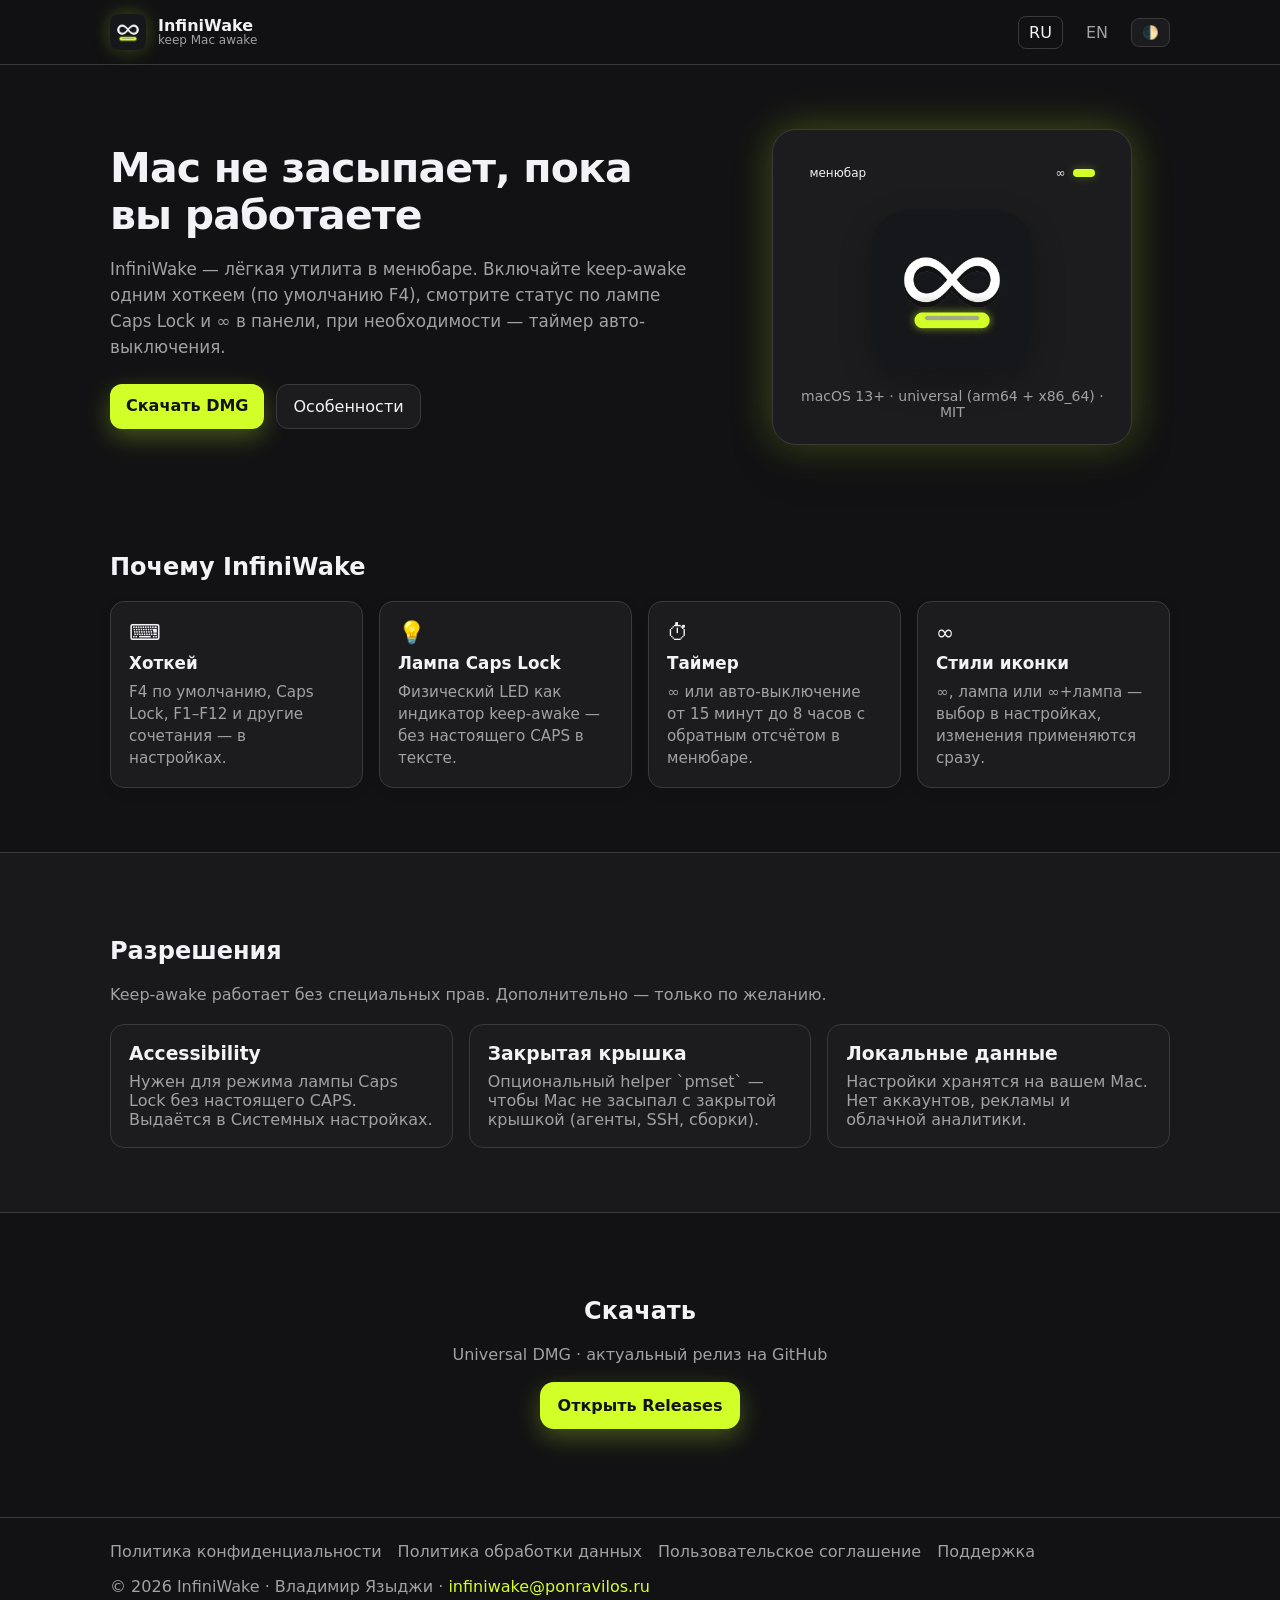
<file: web/index.html>
<!doctype html>
<html lang="ru" data-theme="dark">
<head>
  <meta charset="utf-8">
  <meta name="viewport" content="width=device-width, initial-scale=1">
  <title>InfiniWake — keep Mac awake</title>
  <meta name="description" content="InfiniWake — утилита в менюбаре macOS: держит Mac бодрствующим по хоткею, с индикатором Caps Lock LED и таймером авто-выключения.">
  <link rel="stylesheet" href="./assets/css/styles.css">
  <link rel="icon" type="image/png" href="./assets/img/favicon.png">
  <link rel="apple-touch-icon" href="./assets/img/apple-touch-icon.png">
  <meta name="theme-color" content="#121214">
  <meta property="og:title" content="InfiniWake — keep Mac awake">
  <meta property="og:description" content="Menu-bar keep-awake для macOS: хоткей, Caps Lock LED, таймер, запуск при входе.">
  <meta property="og:image" content="./assets/img/icon-512.png">
  <link rel="alternate" hreflang="en" href="./en/index.html">
  <link rel="alternate" hreflang="ru" href="./index.html">
</head>
<body>
  <header class="site-header">
    <div class="container header-inner">
      <a class="brand" href="./index.html">
        <div class="brand-mark" aria-hidden="true"></div>
        <div class="brand-text">
          <strong>InfiniWake</strong>
          <span>keep Mac awake</span>
        </div>
      </a>
      <nav class="nav">
        <a href="./index.html" class="active">RU</a>
        <a href="./en/index.html">EN</a>
        <button id="themeToggle" class="theme-toggle" aria-label="Переключить тему">🌓</button>
      </nav>
    </div>
  </header>

  <section class="hero">
    <div class="container hero-inner">
      <div class="hero-content">
        <h1>Mac не засыпает, пока вы работаете</h1>
        <p class="lead">
          InfiniWake — лёгкая утилита в менюбаре. Включайте keep-awake одним хоткеем (по умолчанию F4),
          смотрите статус по лампе Caps Lock и ∞ в панели, при необходимости — таймер авто-выключения.
        </p>
        <div class="cta-row">
          <a class="btn btn-primary" href="https://github.com/yazydzhi/InfiniWake/releases/latest" target="_blank" rel="noopener">Скачать DMG</a>
          <a class="btn btn-secondary" href="#features">Особенности</a>
        </div>
      </div>
      <div class="hero-visual">
        <div class="app-preview">
          <div class="menubar-mock" aria-hidden="true">
            <span>менюбар</span>
            <span class="status">∞ <span class="lamp-pill"></span></span>
          </div>
          <img class="preview-icon" src="./assets/img/icon-512.png" alt="Иконка InfiniWake">
          <p class="preview-caption">macOS 13+ · universal (arm64 + x86_64) · MIT</p>
        </div>
      </div>
    </div>
  </section>

  <section id="features" class="features section">
    <div class="container">
      <h2>Почему InfiniWake</h2>
      <div class="feature-grid">
        <div class="feature">
          <div class="feature-icon">⌨️</div>
          <h3>Хоткей</h3>
          <p>F4 по умолчанию, Caps Lock, F1–F12 и другие сочетания — в настройках.</p>
        </div>
        <div class="feature">
          <div class="feature-icon">💡</div>
          <h3>Лампа Caps Lock</h3>
          <p>Физический LED как индикатор keep-awake — без настоящего CAPS в тексте.</p>
        </div>
        <div class="feature">
          <div class="feature-icon">⏱</div>
          <h3>Таймер</h3>
          <p>∞ или авто-выключение от 15 минут до 8 часов с обратным отсчётом в менюбаре.</p>
        </div>
        <div class="feature">
          <div class="feature-icon">∞</div>
          <h3>Стили иконки</h3>
          <p>∞, лампа или ∞+лампа — выбор в настройках, изменения применяются сразу.</p>
        </div>
      </div>
    </div>
  </section>

  <section id="permissions" class="permissions section">
    <div class="container">
      <h2>Разрешения</h2>
      <p class="muted">Keep-awake работает без специальных прав. Дополнительно — только по желанию.</p>
      <div class="perm-grid">
        <div class="perm-card">
          <h3>Accessibility</h3>
          <p>Нужен для режима лампы Caps Lock без настоящего CAPS. Выдаётся в Системных настройках.</p>
        </div>
        <div class="perm-card">
          <h3>Закрытая крышка</h3>
          <p>Опциональный helper `pmset` — чтобы Mac не засыпал с закрытой крышкой (агенты, SSH, сборки).</p>
        </div>
        <div class="perm-card">
          <h3>Локальные данные</h3>
          <p>Настройки хранятся на вашем Mac. Нет аккаунтов, рекламы и облачной аналитики.</p>
        </div>
      </div>
    </div>
  </section>

  <section id="download" class="download section">
    <div class="container">
      <h2>Скачать</h2>
      <p class="muted">Universal DMG · актуальный релиз на GitHub</p>
      <a class="btn btn-primary btn-lg" href="https://github.com/yazydzhi/InfiniWake/releases/latest" target="_blank" rel="noopener">Открыть Releases</a>
    </div>
  </section>

  <footer class="site-footer">
    <div class="container footer-inner">
      <div class="footer-links">
        <a href="./privacy.html">Политика конфиденциальности</a>
        <a href="./data.html">Политика обработки данных</a>
        <a href="./terms.html">Пользовательское соглашение</a>
        <a href="./support.html">Поддержка</a>
      </div>
      <div class="footer-meta">
        <span>© <span id="year"></span> InfiniWake · Владимир Языджи</span>
        <span> · <a href="mailto:infiniwake@ponravilos.ru">infiniwake@ponravilos.ru</a></span>
      </div>
    </div>
  </footer>

  <script>
    const themeKey = 'infiniwake-theme';
    const root = document.documentElement;
    const saved = localStorage.getItem(themeKey);
    if (saved) root.setAttribute('data-theme', saved);
    document.getElementById('themeToggle').addEventListener('click', () => {
      const next = root.getAttribute('data-theme') === 'dark' ? 'light' : 'dark';
      root.setAttribute('data-theme', next);
      localStorage.setItem(themeKey, next);
    });
    document.getElementById('year').textContent = new Date().getFullYear();
  </script>
</body>
</html>
</file>
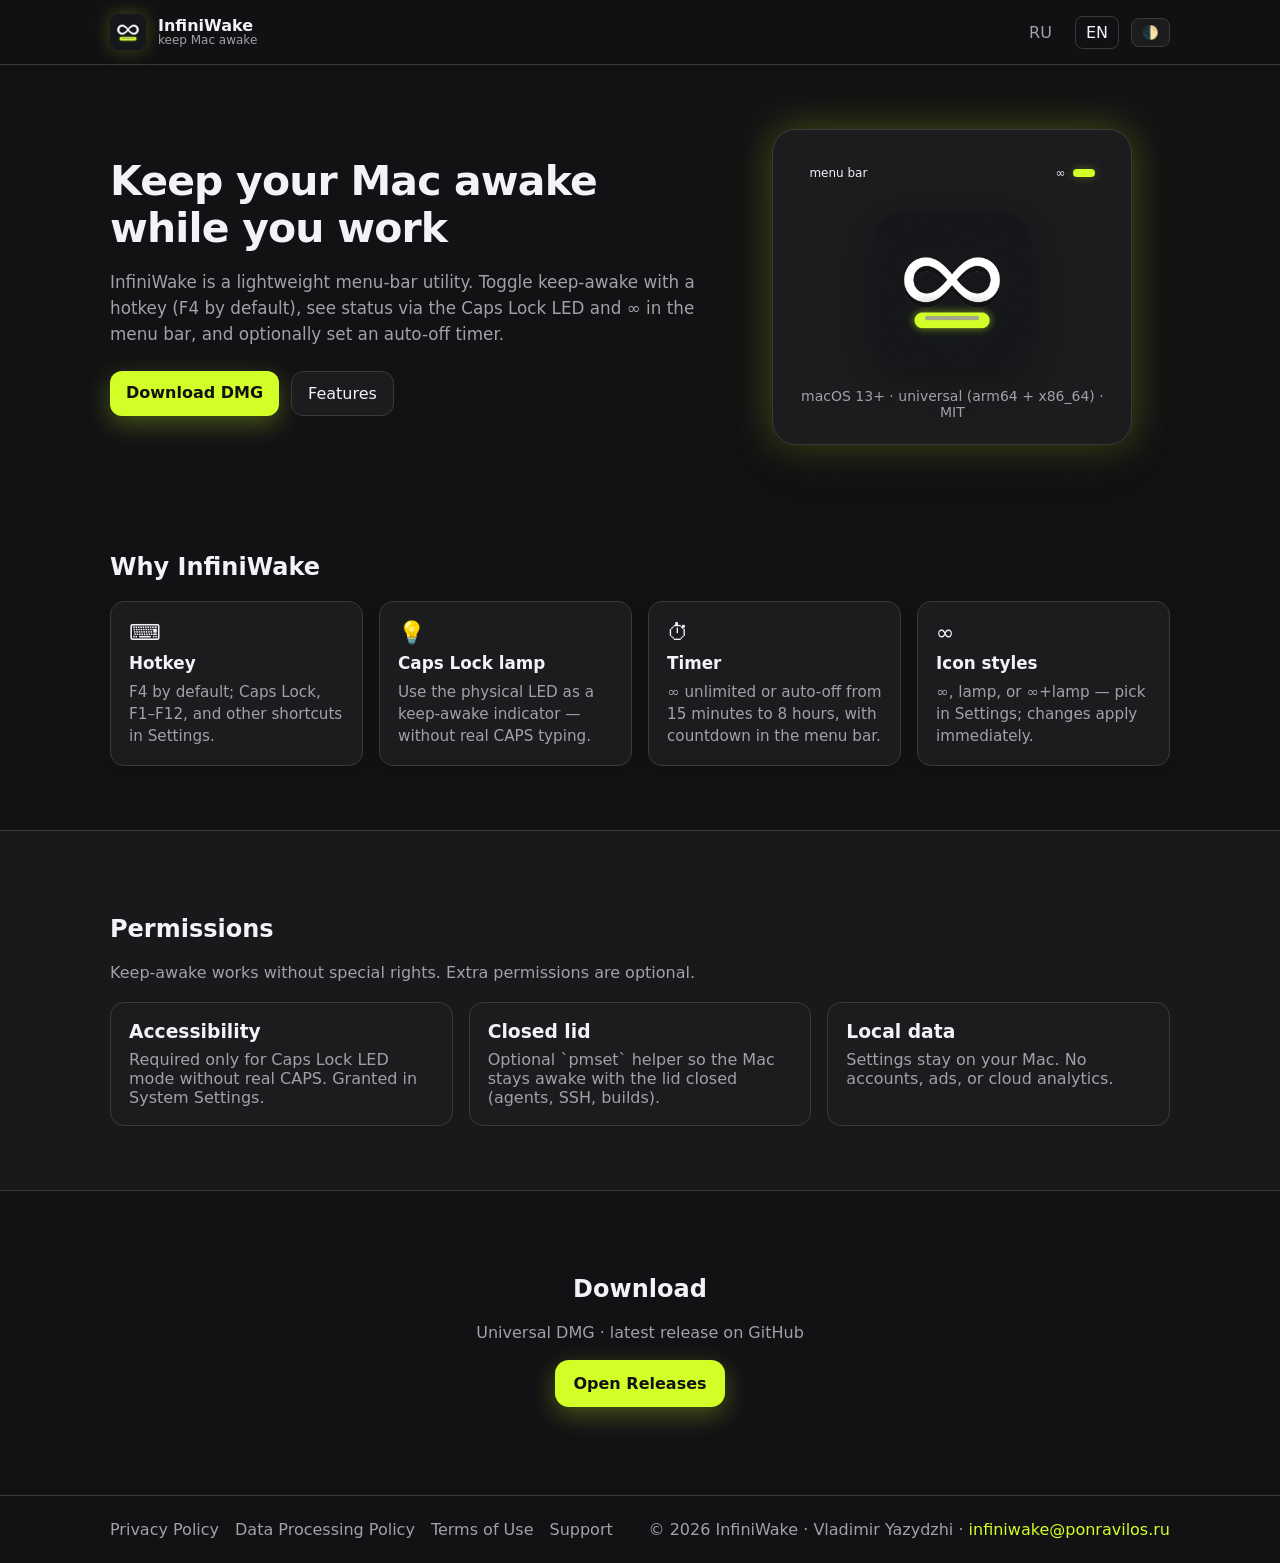
<file: web/en/index.html>
<!doctype html>
<html lang="en" data-theme="dark">
<head>
  <meta charset="utf-8">
  <meta name="viewport" content="width=device-width, initial-scale=1">
  <title>InfiniWake — keep Mac awake</title>
  <meta name="description" content="InfiniWake is a macOS menu-bar keep-awake utility with a hotkey, Caps Lock LED indicator, and auto-off timer.">
  <link rel="stylesheet" href="../assets/css/styles.css">
  <link rel="icon" type="image/png" href="../assets/img/favicon.png">
  <link rel="apple-touch-icon" href="../assets/img/apple-touch-icon.png">
  <meta name="theme-color" content="#121214">
  <meta property="og:title" content="InfiniWake — keep Mac awake">
  <meta property="og:description" content="Menu-bar keep-awake for macOS: hotkey, Caps Lock LED, timer, launch at login.">
  <meta property="og:image" content="../assets/img/icon-512.png">
  <link rel="alternate" hreflang="ru" href="../index.html">
  <link rel="alternate" hreflang="en" href="./index.html">
</head>
<body>
  <header class="site-header">
    <div class="container header-inner">
      <a class="brand" href="./index.html">
        <div class="brand-mark" aria-hidden="true"></div>
        <div class="brand-text">
          <strong>InfiniWake</strong>
          <span>keep Mac awake</span>
        </div>
      </a>
      <nav class="nav">
        <a href="../index.html">RU</a>
        <a href="./index.html" class="active">EN</a>
        <button id="themeToggle" class="theme-toggle" aria-label="Toggle theme">🌓</button>
      </nav>
    </div>
  </header>

  <section class="hero">
    <div class="container hero-inner">
      <div class="hero-content">
        <h1>Keep your Mac awake while you work</h1>
        <p class="lead">
          InfiniWake is a lightweight menu-bar utility. Toggle keep-awake with a hotkey (F4 by default),
          see status via the Caps Lock LED and ∞ in the menu bar, and optionally set an auto-off timer.
        </p>
        <div class="cta-row">
          <a class="btn btn-primary" href="https://github.com/yazydzhi/InfiniWake/releases/latest" target="_blank" rel="noopener">Download DMG</a>
          <a class="btn btn-secondary" href="#features">Features</a>
        </div>
      </div>
      <div class="hero-visual">
        <div class="app-preview">
          <div class="menubar-mock" aria-hidden="true">
            <span>menu bar</span>
            <span class="status">∞ <span class="lamp-pill"></span></span>
          </div>
          <img class="preview-icon" src="../assets/img/icon-512.png" alt="InfiniWake icon">
          <p class="preview-caption">macOS 13+ · universal (arm64 + x86_64) · MIT</p>
        </div>
      </div>
    </div>
  </section>

  <section id="features" class="features section">
    <div class="container">
      <h2>Why InfiniWake</h2>
      <div class="feature-grid">
        <div class="feature">
          <div class="feature-icon">⌨️</div>
          <h3>Hotkey</h3>
          <p>F4 by default; Caps Lock, F1–F12, and other shortcuts in Settings.</p>
        </div>
        <div class="feature">
          <div class="feature-icon">💡</div>
          <h3>Caps Lock lamp</h3>
          <p>Use the physical LED as a keep-awake indicator — without real CAPS typing.</p>
        </div>
        <div class="feature">
          <div class="feature-icon">⏱</div>
          <h3>Timer</h3>
          <p>∞ unlimited or auto-off from 15 minutes to 8 hours, with countdown in the menu bar.</p>
        </div>
        <div class="feature">
          <div class="feature-icon">∞</div>
          <h3>Icon styles</h3>
          <p>∞, lamp, or ∞+lamp — pick in Settings; changes apply immediately.</p>
        </div>
      </div>
    </div>
  </section>

  <section id="permissions" class="permissions section">
    <div class="container">
      <h2>Permissions</h2>
      <p class="muted">Keep-awake works without special rights. Extra permissions are optional.</p>
      <div class="perm-grid">
        <div class="perm-card">
          <h3>Accessibility</h3>
          <p>Required only for Caps Lock LED mode without real CAPS. Granted in System Settings.</p>
        </div>
        <div class="perm-card">
          <h3>Closed lid</h3>
          <p>Optional `pmset` helper so the Mac stays awake with the lid closed (agents, SSH, builds).</p>
        </div>
        <div class="perm-card">
          <h3>Local data</h3>
          <p>Settings stay on your Mac. No accounts, ads, or cloud analytics.</p>
        </div>
      </div>
    </div>
  </section>

  <section id="download" class="download section">
    <div class="container">
      <h2>Download</h2>
      <p class="muted">Universal DMG · latest release on GitHub</p>
      <a class="btn btn-primary btn-lg" href="https://github.com/yazydzhi/InfiniWake/releases/latest" target="_blank" rel="noopener">Open Releases</a>
    </div>
  </section>

  <footer class="site-footer">
    <div class="container footer-inner">
      <div class="footer-links">
        <a href="./privacy.html">Privacy Policy</a>
        <a href="./data.html">Data Processing Policy</a>
        <a href="./terms.html">Terms of Use</a>
        <a href="./support.html">Support</a>
      </div>
      <div class="footer-meta">
        <span>© <span id="year"></span> InfiniWake · Vladimir Yazydzhi</span>
        <span> · <a href="mailto:infiniwake@ponravilos.ru">infiniwake@ponravilos.ru</a></span>
      </div>
    </div>
  </footer>

  <script>
    const themeKey = 'infiniwake-theme';
    const root = document.documentElement;
    const saved = localStorage.getItem(themeKey);
    if (saved) root.setAttribute('data-theme', saved);
    document.getElementById('themeToggle').addEventListener('click', () => {
      const next = root.getAttribute('data-theme') === 'dark' ? 'light' : 'dark';
      root.setAttribute('data-theme', next);
      localStorage.setItem(themeKey, next);
    });
    document.getElementById('year').textContent = new Date().getFullYear();
  </script>
</body>
</html>
</file>
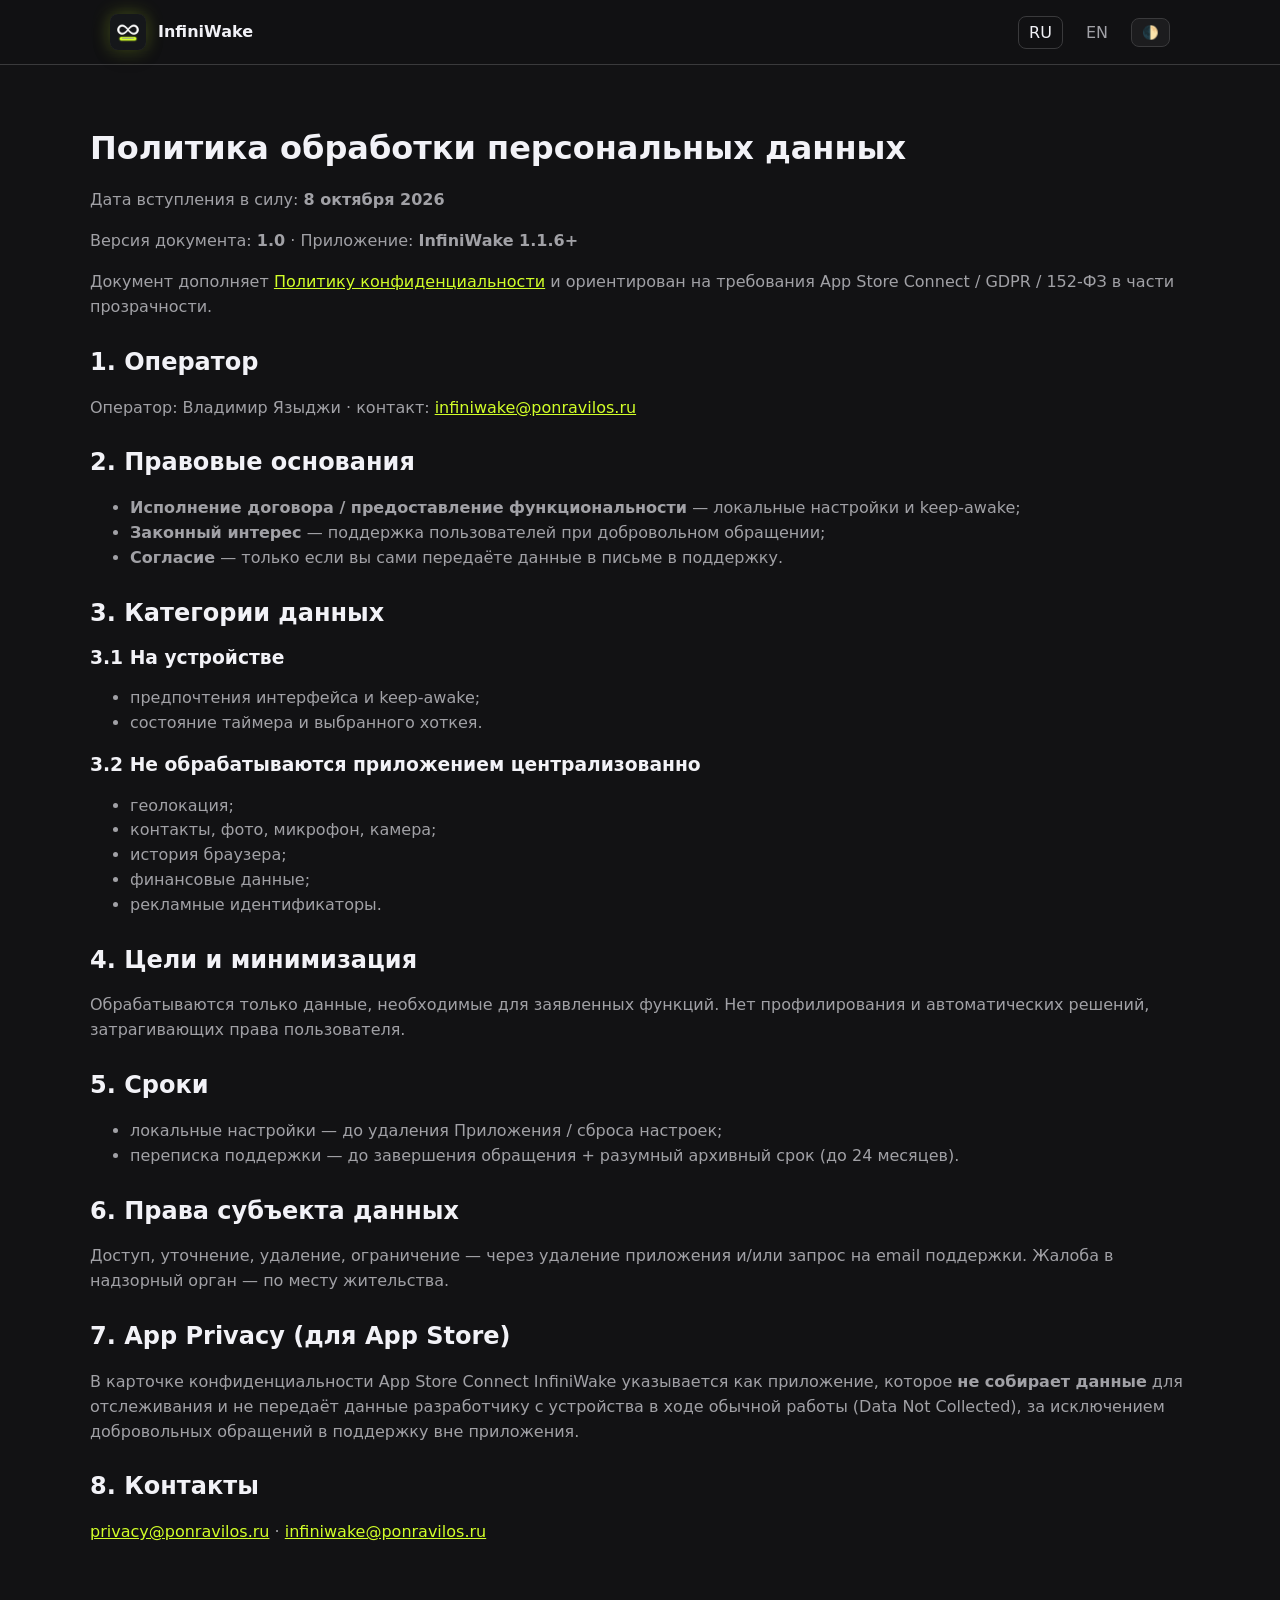
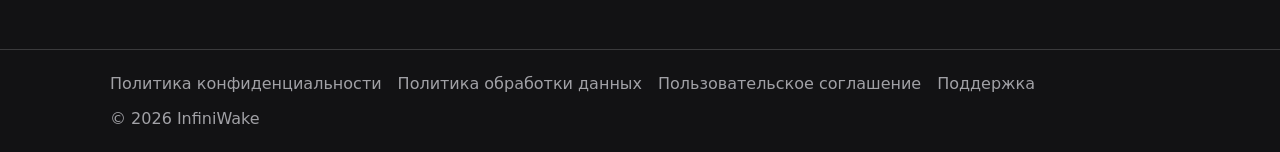
<file: web/data.html>
<!doctype html>
<html lang="ru" data-theme="dark">
<head>
  <meta charset="utf-8">
  <meta name="viewport" content="width=device-width, initial-scale=1">
  <title>Политика обработки данных — InfiniWake</title>
  <link rel="stylesheet" href="./assets/css/styles.css">
  <link rel="icon" type="image/png" href="./assets/img/favicon.png">
</head>
<body>
  <header class="site-header">
    <div class="container header-inner">
      <a class="brand" href="./index.html">
        <div class="brand-mark" aria-hidden="true"></div>
        <div class="brand-text"><strong>InfiniWake</strong></div>
      </a>
      <nav class="nav">
        <a href="./data.html" class="active">RU</a>
        <a href="./en/data.html">EN</a>
        <button id="themeToggle" class="theme-toggle" aria-label="Переключить тему">🌓</button>
      </nav>
    </div>
  </header>

  <main class="legal container section">
    <h1>Политика обработки персональных данных</h1>
    <p>Дата вступления в силу: <strong>8 октября 2026</strong></p>
    <p>Версия документа: <strong>1.0</strong> · Приложение: <strong>InfiniWake 1.1.6+</strong></p>
    <p>Документ дополняет <a href="./privacy.html">Политику конфиденциальности</a> и ориентирован на требования App Store Connect / GDPR / 152-ФЗ в части прозрачности.</p>

    <h2>1. Оператор</h2>
    <p>Оператор: Владимир Языджи · контакт: <a href="mailto:infiniwake@ponravilos.ru">infiniwake@ponravilos.ru</a></p>

    <h2>2. Правовые основания</h2>
    <ul>
      <li><strong>Исполнение договора / предоставление функциональности</strong> — локальные настройки и keep-awake;</li>
      <li><strong>Законный интерес</strong> — поддержка пользователей при добровольном обращении;</li>
      <li><strong>Согласие</strong> — только если вы сами передаёте данные в письме в поддержку.</li>
    </ul>

    <h2>3. Категории данных</h2>
    <h3>3.1 На устройстве</h3>
    <ul>
      <li>предпочтения интерфейса и keep-awake;</li>
      <li>состояние таймера и выбранного хоткея.</li>
    </ul>
    <h3>3.2 Не обрабатываются приложением централизованно</h3>
    <ul>
      <li>геолокация;</li>
      <li>контакты, фото, микрофон, камера;</li>
      <li>история браузера;</li>
      <li>финансовые данные;</li>
      <li>рекламные идентификаторы.</li>
    </ul>

    <h2>4. Цели и минимизация</h2>
    <p>Обрабатываются только данные, необходимые для заявленных функций. Нет профилирования и автоматических решений, затрагивающих права пользователя.</p>

    <h2>5. Сроки</h2>
    <ul>
      <li>локальные настройки — до удаления Приложения / сброса настроек;</li>
      <li>переписка поддержки — до завершения обращения + разумный архивный срок (до 24 месяцев).</li>
    </ul>

    <h2>6. Права субъекта данных</h2>
    <p>Доступ, уточнение, удаление, ограничение — через удаление приложения и/или запрос на email поддержки. Жалоба в надзорный орган — по месту жительства.</p>

    <h2>7. App Privacy (для App Store)</h2>
    <p>В карточке конфиденциальности App Store Connect InfiniWake указывается как приложение, которое <strong>не собирает данные</strong> для отслеживания и не передаёт данные разработчику с устройства в ходе обычной работы (Data Not Collected), за исключением добровольных обращений в поддержку вне приложения.</p>

    <h2>8. Контакты</h2>
    <p><a href="mailto:privacy@ponravilos.ru">privacy@ponravilos.ru</a> · <a href="mailto:infiniwake@ponravilos.ru">infiniwake@ponravilos.ru</a></p>
  </main>

  <footer class="site-footer">
    <div class="container footer-inner">
      <div class="footer-links">
        <a href="./privacy.html">Политика конфиденциальности</a>
        <a href="./data.html">Политика обработки данных</a>
        <a href="./terms.html">Пользовательское соглашение</a>
        <a href="./support.html">Поддержка</a>
      </div>
      <div class="footer-meta">© <span id="year"></span> InfiniWake</div>
    </div>
  </footer>
  <script>
    const themeKey = 'infiniwake-theme';
    const root = document.documentElement;
    const saved = localStorage.getItem(themeKey);
    if (saved) root.setAttribute('data-theme', saved);
    document.getElementById('themeToggle').addEventListener('click', () => {
      const next = root.getAttribute('data-theme') === 'dark' ? 'light' : 'dark';
      root.setAttribute('data-theme', next);
      localStorage.setItem(themeKey, next);
    });
    document.getElementById('year').textContent = new Date().getFullYear();
  </script>
</body>
</html>
</file>
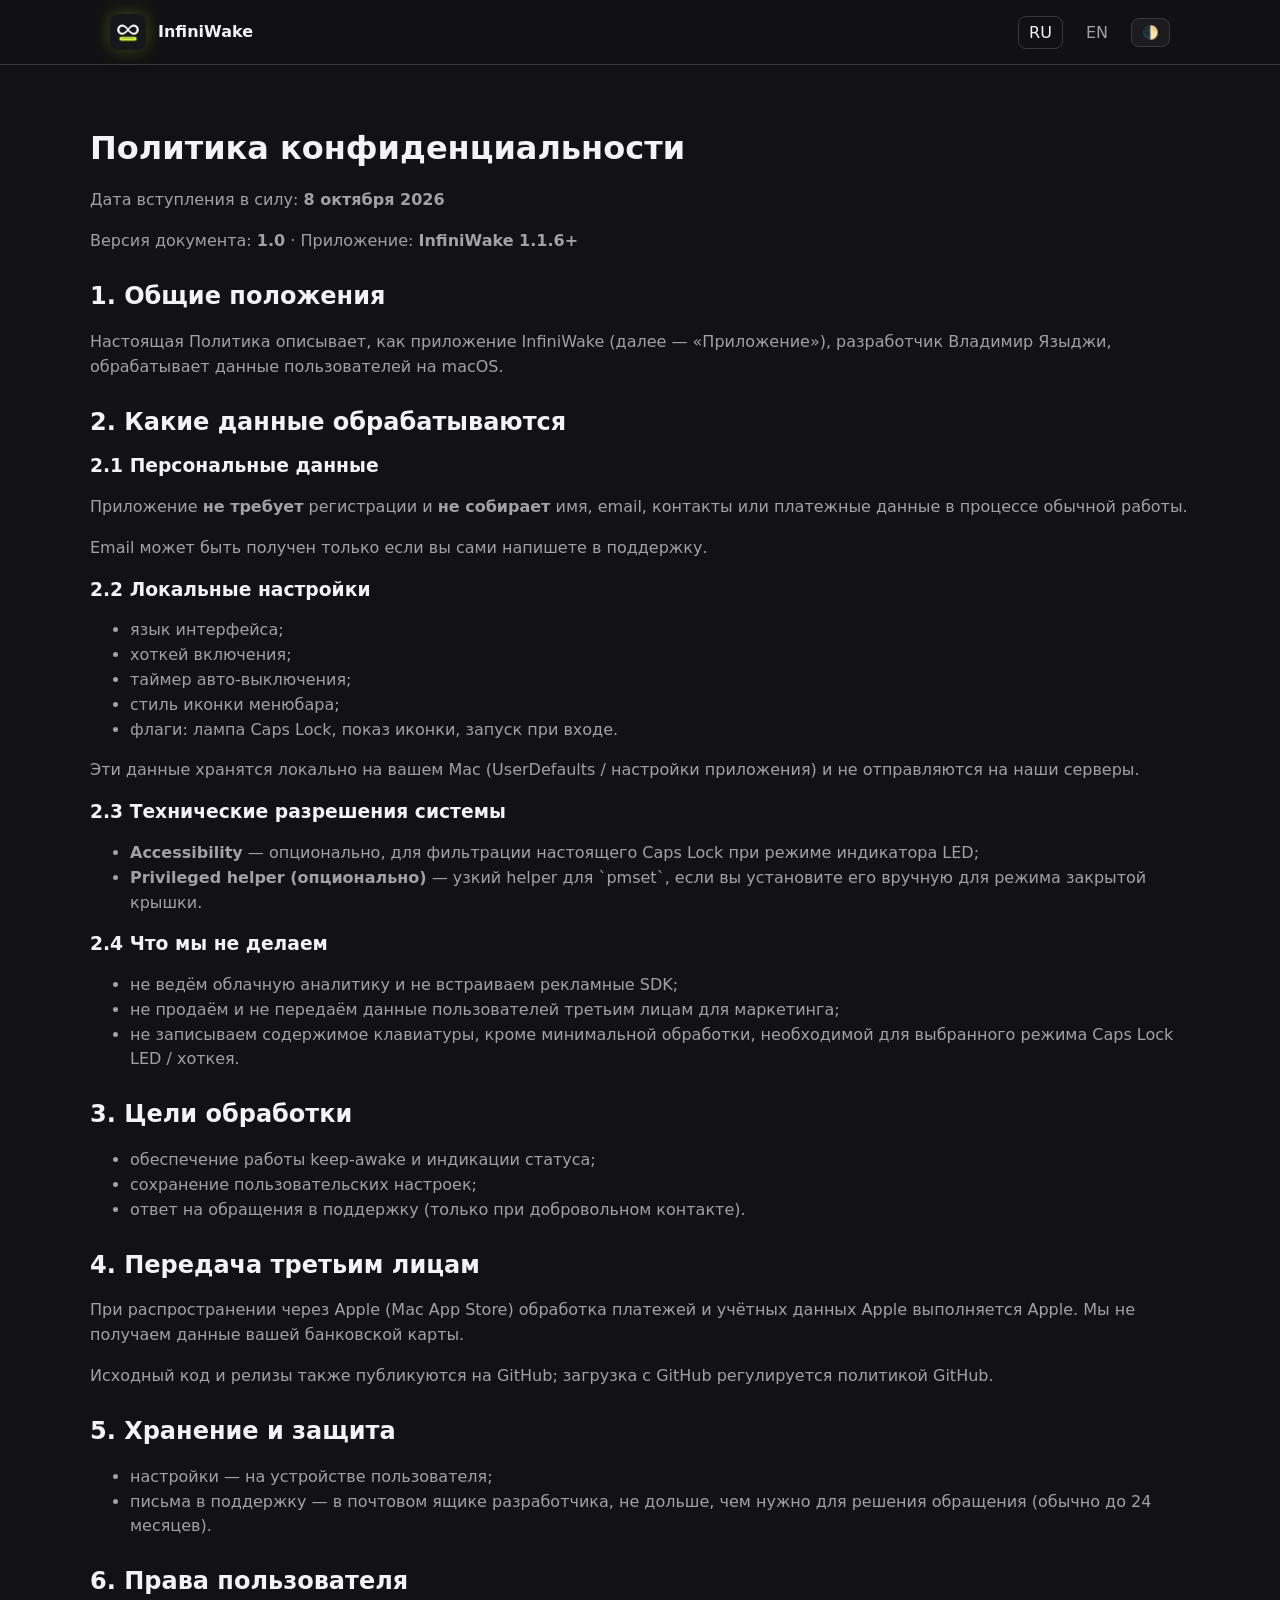
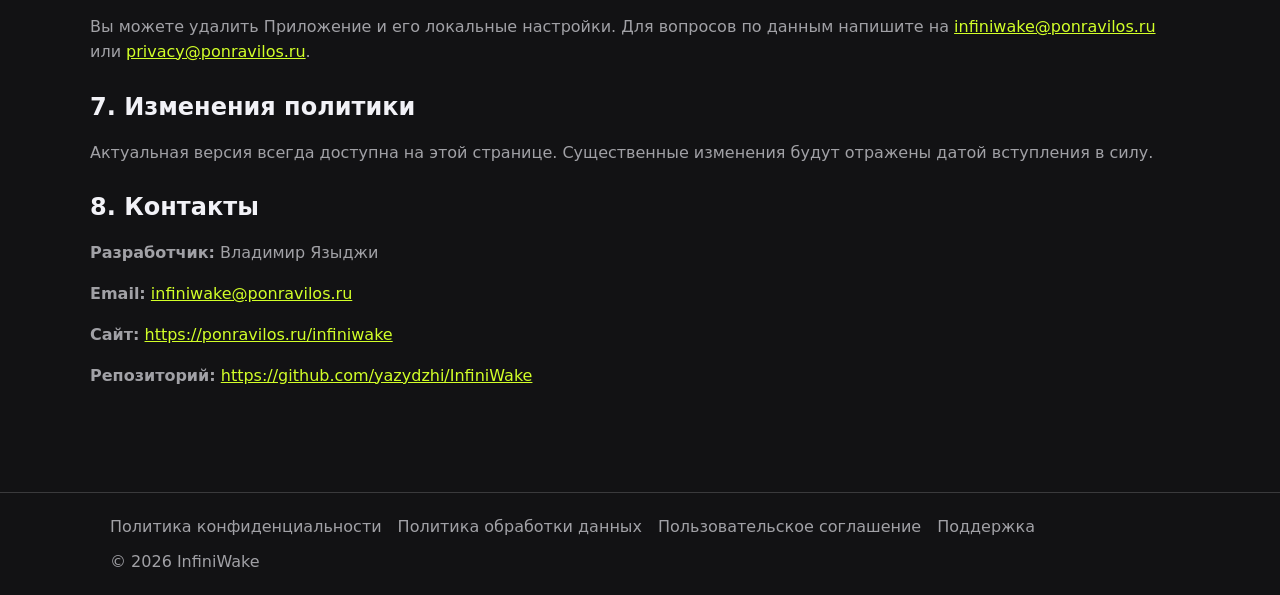
<file: web/privacy.html>
<!doctype html>
<html lang="ru" data-theme="dark">
<head>
  <meta charset="utf-8">
  <meta name="viewport" content="width=device-width, initial-scale=1">
  <title>Политика конфиденциальности — InfiniWake</title>
  <meta name="description" content="Политика конфиденциальности InfiniWake для публикации в Mac App Store.">
  <link rel="stylesheet" href="./assets/css/styles.css">
  <link rel="icon" type="image/png" href="./assets/img/favicon.png">
</head>
<body>
  <header class="site-header">
    <div class="container header-inner">
      <a class="brand" href="./index.html">
        <div class="brand-mark" aria-hidden="true"></div>
        <div class="brand-text"><strong>InfiniWake</strong></div>
      </a>
      <nav class="nav">
        <a href="./privacy.html" class="active">RU</a>
        <a href="./en/privacy.html">EN</a>
        <button id="themeToggle" class="theme-toggle" aria-label="Переключить тему">🌓</button>
      </nav>
    </div>
  </header>

  <main class="legal container section">
    <h1>Политика конфиденциальности</h1>
    <p>Дата вступления в силу: <strong>8 октября 2026</strong></p>
    <p>Версия документа: <strong>1.0</strong> · Приложение: <strong>InfiniWake 1.1.6+</strong></p>

    <h2>1. Общие положения</h2>
    <p>
      Настоящая Политика описывает, как приложение InfiniWake (далее — «Приложение»),
      разработчик Владимир Языджи, обрабатывает данные пользователей на macOS.
    </p>

    <h2>2. Какие данные обрабатываются</h2>
    <h3>2.1 Персональные данные</h3>
    <p>Приложение <strong>не требует</strong> регистрации и <strong>не собирает</strong> имя, email, контакты или платежные данные в процессе обычной работы.</p>
    <p>Email может быть получен только если вы сами напишете в поддержку.</p>

    <h3>2.2 Локальные настройки</h3>
    <ul>
      <li>язык интерфейса;</li>
      <li>хоткей включения;</li>
      <li>таймер авто-выключения;</li>
      <li>стиль иконки менюбара;</li>
      <li>флаги: лампа Caps Lock, показ иконки, запуск при входе.</li>
    </ul>
    <p>Эти данные хранятся локально на вашем Mac (UserDefaults / настройки приложения) и не отправляются на наши серверы.</p>

    <h3>2.3 Технические разрешения системы</h3>
    <ul>
      <li><strong>Accessibility</strong> — опционально, для фильтрации настоящего Caps Lock при режиме индикатора LED;</li>
      <li><strong>Privileged helper (опционально)</strong> — узкий helper для `pmset`, если вы установите его вручную для режима закрытой крышки.</li>
    </ul>

    <h3>2.4 Что мы не делаем</h3>
    <ul>
      <li>не ведём облачную аналитику и не встраиваем рекламные SDK;</li>
      <li>не продаём и не передаём данные пользователей третьим лицам для маркетинга;</li>
      <li>не записываем содержимое клавиатуры, кроме минимальной обработки, необходимой для выбранного режима Caps Lock LED / хоткея.</li>
    </ul>

    <h2>3. Цели обработки</h2>
    <ul>
      <li>обеспечение работы keep-awake и индикации статуса;</li>
      <li>сохранение пользовательских настроек;</li>
      <li>ответ на обращения в поддержку (только при добровольном контакте).</li>
    </ul>

    <h2>4. Передача третьим лицам</h2>
    <p>
      При распространении через Apple (Mac App Store) обработка платежей и учётных данных Apple
      выполняется Apple. Мы не получаем данные вашей банковской карты.
    </p>
    <p>
      Исходный код и релизы также публикуются на GitHub; загрузка с GitHub регулируется политикой GitHub.
    </p>

    <h2>5. Хранение и защита</h2>
    <ul>
      <li>настройки — на устройстве пользователя;</li>
      <li>письма в поддержку — в почтовом ящике разработчика, не дольше, чем нужно для решения обращения (обычно до 24 месяцев).</li>
    </ul>

    <h2>6. Права пользователя</h2>
    <p>
      Вы можете удалить Приложение и его локальные настройки. Для вопросов по данным напишите на
      <a href="mailto:infiniwake@ponravilos.ru">infiniwake@ponravilos.ru</a>
      или <a href="mailto:privacy@ponravilos.ru">privacy@ponravilos.ru</a>.
    </p>

    <h2>7. Изменения политики</h2>
    <p>Актуальная версия всегда доступна на этой странице. Существенные изменения будут отражены датой вступления в силу.</p>

    <h2>8. Контакты</h2>
    <p><strong>Разработчик:</strong> Владимир Языджи</p>
    <p><strong>Email:</strong> <a href="mailto:infiniwake@ponravilos.ru">infiniwake@ponravilos.ru</a></p>
    <p><strong>Сайт:</strong> <a href="https://ponravilos.ru/infiniwake">https://ponravilos.ru/infiniwake</a></p>
    <p><strong>Репозиторий:</strong> <a href="https://github.com/yazydzhi/InfiniWake">https://github.com/yazydzhi/InfiniWake</a></p>
  </main>

  <footer class="site-footer">
    <div class="container footer-inner">
      <div class="footer-links">
        <a href="./privacy.html">Политика конфиденциальности</a>
        <a href="./data.html">Политика обработки данных</a>
        <a href="./terms.html">Пользовательское соглашение</a>
        <a href="./support.html">Поддержка</a>
      </div>
      <div class="footer-meta">© <span id="year"></span> InfiniWake</div>
    </div>
  </footer>
  <script>
    const themeKey = 'infiniwake-theme';
    const root = document.documentElement;
    const saved = localStorage.getItem(themeKey);
    if (saved) root.setAttribute('data-theme', saved);
    document.getElementById('themeToggle').addEventListener('click', () => {
      const next = root.getAttribute('data-theme') === 'dark' ? 'light' : 'dark';
      root.setAttribute('data-theme', next);
      localStorage.setItem(themeKey, next);
    });
    document.getElementById('year').textContent = new Date().getFullYear();
  </script>
</body>
</html>
</file>
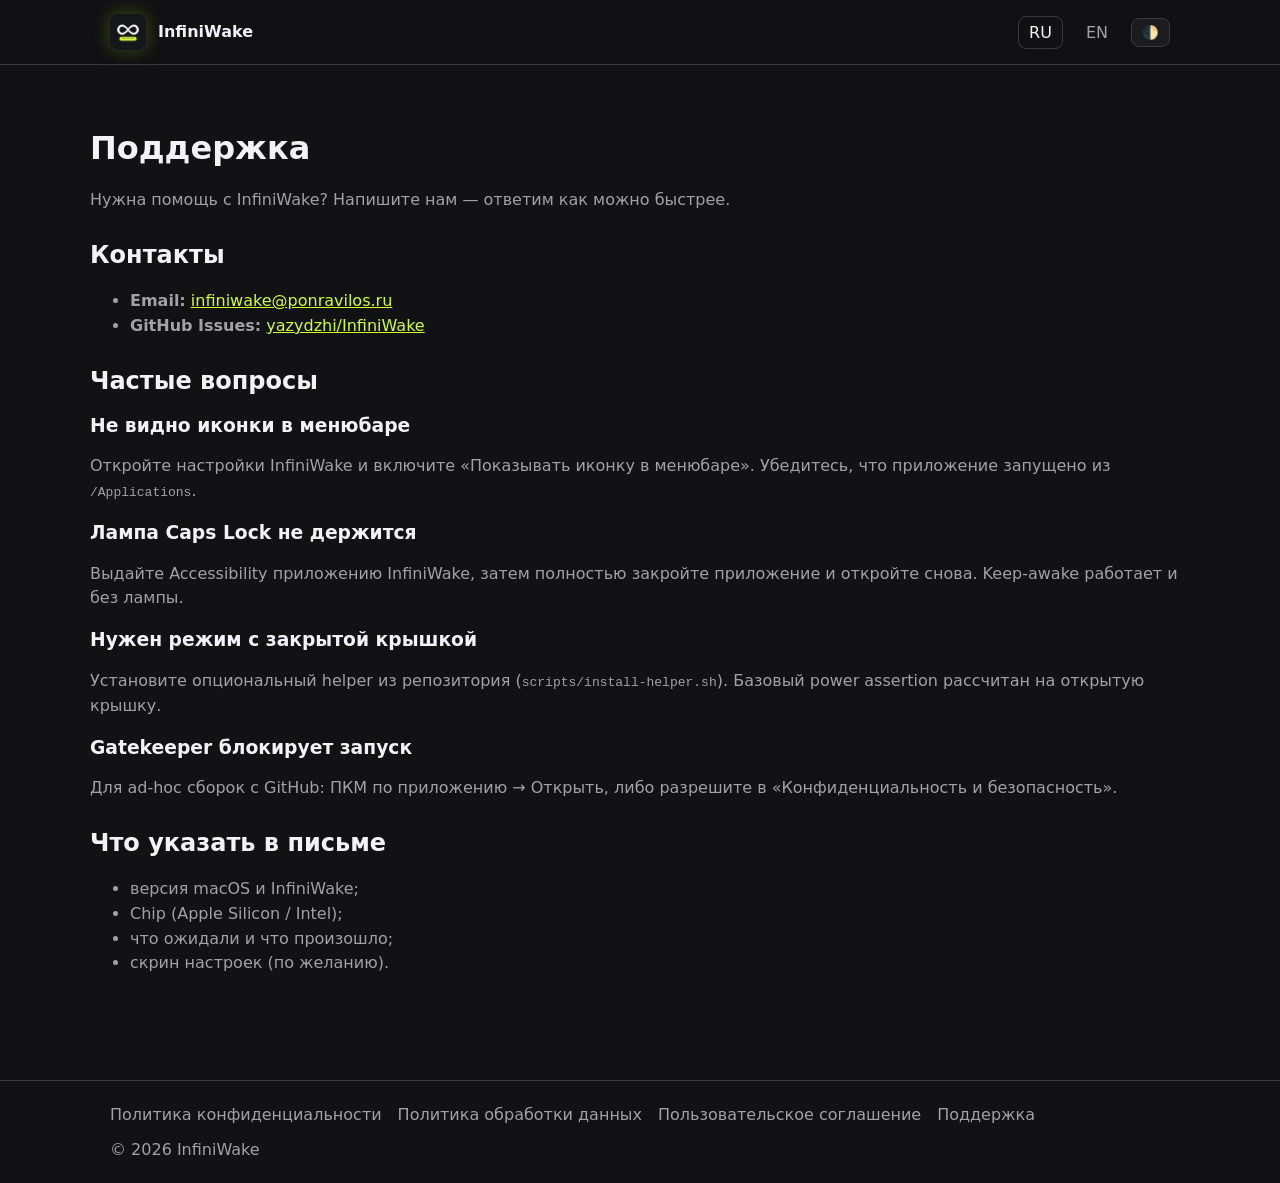
<file: web/support.html>
<!doctype html>
<html lang="ru" data-theme="dark">
<head>
  <meta charset="utf-8">
  <meta name="viewport" content="width=device-width, initial-scale=1">
  <title>Поддержка — InfiniWake</title>
  <meta name="description" content="Поддержка InfiniWake: контакты и типичные вопросы для пользователей Mac App Store / DMG.">
  <link rel="stylesheet" href="./assets/css/styles.css">
  <link rel="icon" type="image/png" href="./assets/img/favicon.png">
</head>
<body>
  <header class="site-header">
    <div class="container header-inner">
      <a class="brand" href="./index.html">
        <div class="brand-mark" aria-hidden="true"></div>
        <div class="brand-text"><strong>InfiniWake</strong></div>
      </a>
      <nav class="nav">
        <a href="./support.html" class="active">RU</a>
        <a href="./en/support.html">EN</a>
        <button id="themeToggle" class="theme-toggle" aria-label="Переключить тему">🌓</button>
      </nav>
    </div>
  </header>

  <main class="legal container section">
    <h1>Поддержка</h1>
    <p>Нужна помощь с InfiniWake? Напишите нам — ответим как можно быстрее.</p>

    <h2>Контакты</h2>
    <ul>
      <li><strong>Email:</strong> <a href="mailto:infiniwake@ponravilos.ru">infiniwake@ponravilos.ru</a></li>
      <li><strong>GitHub Issues:</strong> <a href="https://github.com/yazydzhi/InfiniWake/issues">yazydzhi/InfiniWake</a></li>
    </ul>

    <h2>Частые вопросы</h2>
    <h3>Не видно иконки в менюбаре</h3>
    <p>Откройте настройки InfiniWake и включите «Показывать иконку в менюбаре». Убедитесь, что приложение запущено из <code>/Applications</code>.</p>

    <h3>Лампа Caps Lock не держится</h3>
    <p>Выдайте Accessibility приложению InfiniWake, затем полностью закройте приложение и откройте снова. Keep-awake работает и без лампы.</p>

    <h3>Нужен режим с закрытой крышкой</h3>
    <p>Установите опциональный helper из репозитория (<code>scripts/install-helper.sh</code>). Базовый power assertion рассчитан на открытую крышку.</p>

    <h3>Gatekeeper блокирует запуск</h3>
    <p>Для ad-hoc сборок с GitHub: ПКМ по приложению → Открыть, либо разрешите в «Конфиденциальность и безопасность».</p>

    <h2>Что указать в письме</h2>
    <ul>
      <li>версия macOS и InfiniWake;</li>
      <li>Chip (Apple Silicon / Intel);</li>
      <li>что ожидали и что произошло;</li>
      <li>скрин настроек (по желанию).</li>
    </ul>
  </main>

  <footer class="site-footer">
    <div class="container footer-inner">
      <div class="footer-links">
        <a href="./privacy.html">Политика конфиденциальности</a>
        <a href="./data.html">Политика обработки данных</a>
        <a href="./terms.html">Пользовательское соглашение</a>
        <a href="./support.html">Поддержка</a>
      </div>
      <div class="footer-meta">© <span id="year"></span> InfiniWake</div>
    </div>
  </footer>
  <script>
    const themeKey = 'infiniwake-theme';
    const root = document.documentElement;
    const saved = localStorage.getItem(themeKey);
    if (saved) root.setAttribute('data-theme', saved);
    document.getElementById('themeToggle').addEventListener('click', () => {
      const next = root.getAttribute('data-theme') === 'dark' ? 'light' : 'dark';
      root.setAttribute('data-theme', next);
      localStorage.setItem(themeKey, next);
    });
    document.getElementById('year').textContent = new Date().getFullYear();
  </script>
</body>
</html>
</file>
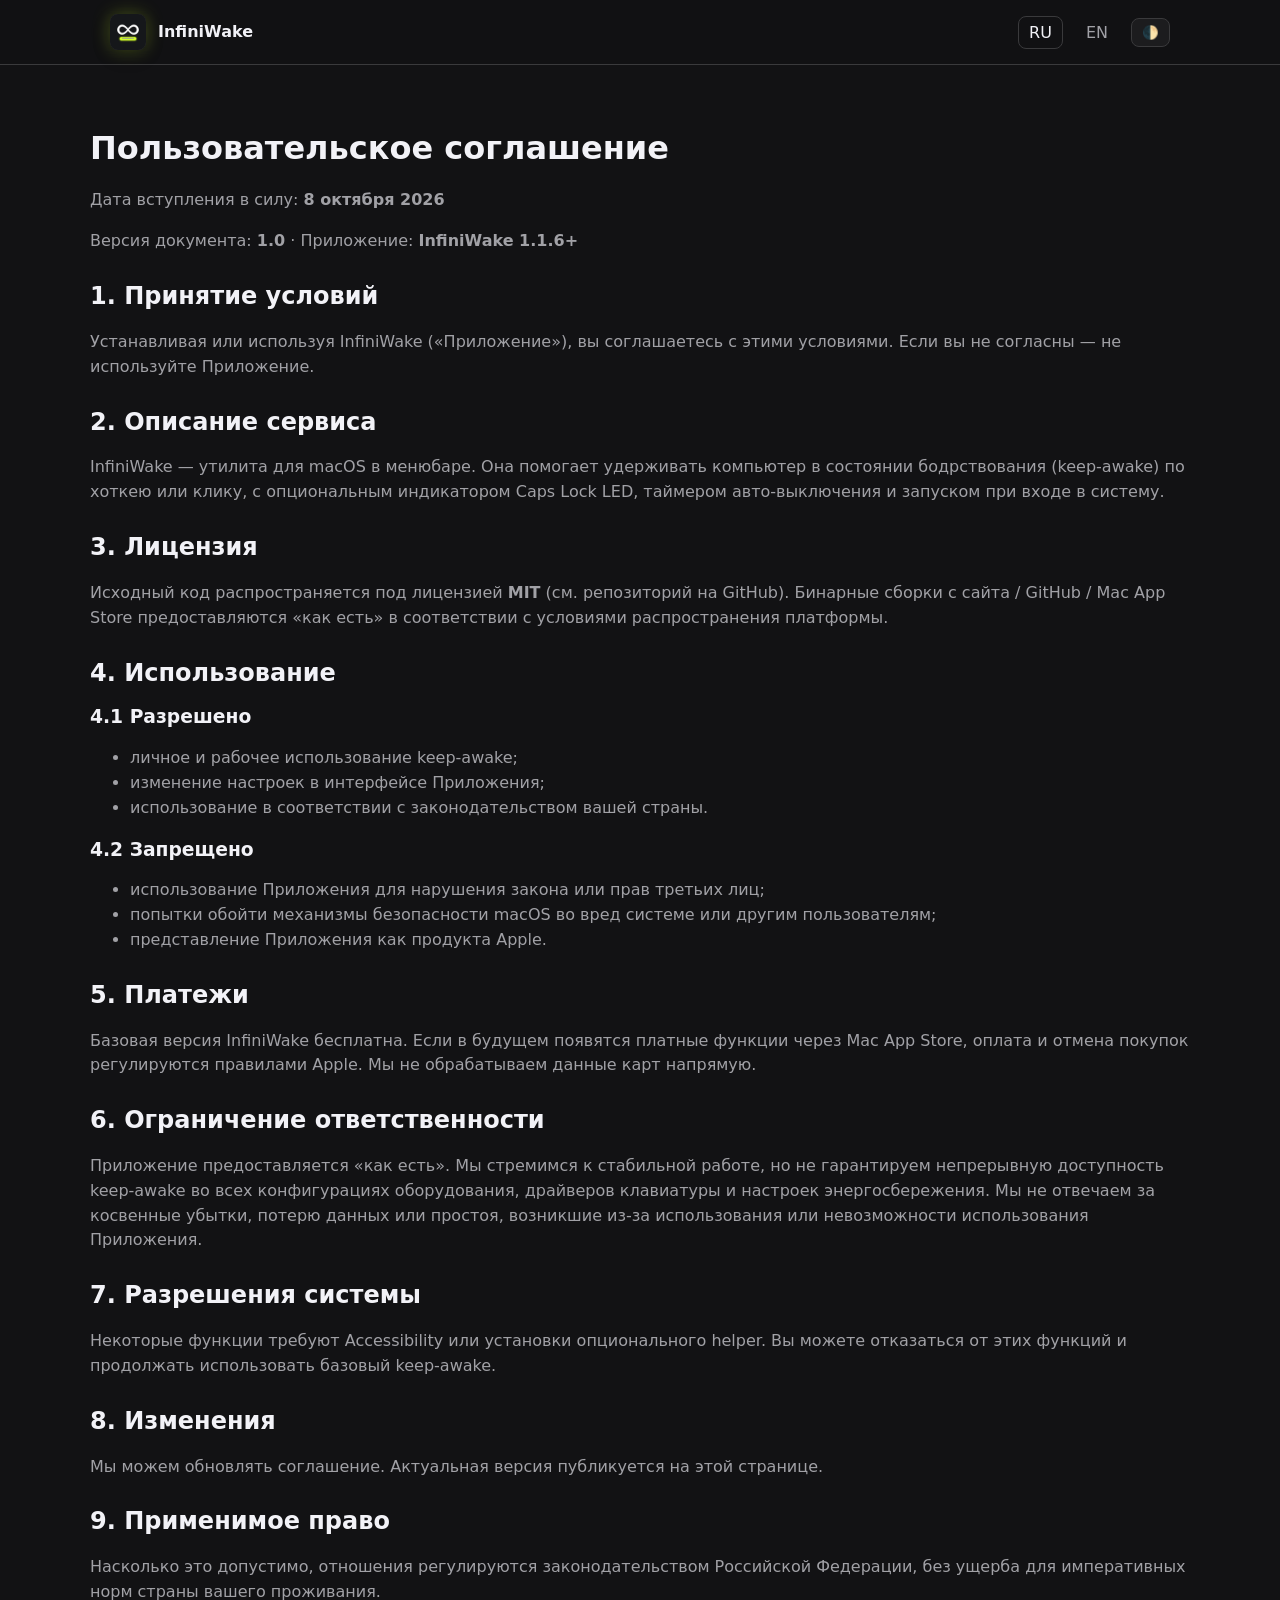
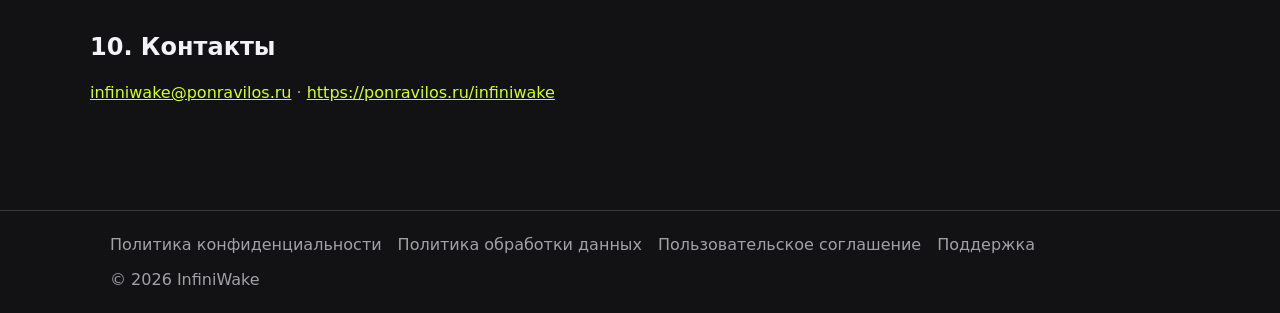
<file: web/terms.html>
<!doctype html>
<html lang="ru" data-theme="dark">
<head>
  <meta charset="utf-8">
  <meta name="viewport" content="width=device-width, initial-scale=1">
  <title>Пользовательское соглашение — InfiniWake</title>
  <link rel="stylesheet" href="./assets/css/styles.css">
  <link rel="icon" type="image/png" href="./assets/img/favicon.png">
</head>
<body>
  <header class="site-header">
    <div class="container header-inner">
      <a class="brand" href="./index.html">
        <div class="brand-mark" aria-hidden="true"></div>
        <div class="brand-text"><strong>InfiniWake</strong></div>
      </a>
      <nav class="nav">
        <a href="./terms.html" class="active">RU</a>
        <a href="./en/terms.html">EN</a>
        <button id="themeToggle" class="theme-toggle" aria-label="Переключить тему">🌓</button>
      </nav>
    </div>
  </header>

  <main class="legal container section">
    <h1>Пользовательское соглашение</h1>
    <p>Дата вступления в силу: <strong>8 октября 2026</strong></p>
    <p>Версия документа: <strong>1.0</strong> · Приложение: <strong>InfiniWake 1.1.6+</strong></p>

    <h2>1. Принятие условий</h2>
    <p>Устанавливая или используя InfiniWake («Приложение»), вы соглашаетесь с этими условиями. Если вы не согласны — не используйте Приложение.</p>

    <h2>2. Описание сервиса</h2>
    <p>
      InfiniWake — утилита для macOS в менюбаре. Она помогает удерживать компьютер в состоянии
      бодрствования (keep-awake) по хоткею или клику, с опциональным индикатором Caps Lock LED,
      таймером авто-выключения и запуском при входе в систему.
    </p>

    <h2>3. Лицензия</h2>
    <p>
      Исходный код распространяется под лицензией <strong>MIT</strong>
      (см. репозиторий на GitHub). Бинарные сборки с сайта / GitHub / Mac App Store
      предоставляются «как есть» в соответствии с условиями распространения платформы.
    </p>

    <h2>4. Использование</h2>
    <h3>4.1 Разрешено</h3>
    <ul>
      <li>личное и рабочее использование keep-awake;</li>
      <li>изменение настроек в интерфейсе Приложения;</li>
      <li>использование в соответствии с законодательством вашей страны.</li>
    </ul>
    <h3>4.2 Запрещено</h3>
    <ul>
      <li>использование Приложения для нарушения закона или прав третьих лиц;</li>
      <li>попытки обойти механизмы безопасности macOS во вред системе или другим пользователям;</li>
      <li>представление Приложения как продукта Apple.</li>
    </ul>

    <h2>5. Платежи</h2>
    <p>
      Базовая версия InfiniWake бесплатна. Если в будущем появятся платные функции через Mac App Store,
      оплата и отмена покупок регулируются правилами Apple. Мы не обрабатываем данные карт напрямую.
    </p>

    <h2>6. Ограничение ответственности</h2>
    <p>
      Приложение предоставляется «как есть». Мы стремимся к стабильной работе, но не гарантируем
      непрерывную доступность keep-awake во всех конфигурациях оборудования, драйверов клавиатуры
      и настроек энергосбережения. Мы не отвечаем за косвенные убытки, потерю данных или простоя,
      возникшие из-за использования или невозможности использования Приложения.
    </p>

    <h2>7. Разрешения системы</h2>
    <p>
      Некоторые функции требуют Accessibility или установки опционального helper. Вы можете отказаться
      от этих функций и продолжать использовать базовый keep-awake.
    </p>

    <h2>8. Изменения</h2>
    <p>Мы можем обновлять соглашение. Актуальная версия публикуется на этой странице.</p>

    <h2>9. Применимое право</h2>
    <p>Насколько это допустимо, отношения регулируются законодательством Российской Федерации, без ущерба для императивных норм страны вашего проживания.</p>

    <h2>10. Контакты</h2>
    <p><a href="mailto:infiniwake@ponravilos.ru">infiniwake@ponravilos.ru</a> ·
      <a href="https://ponravilos.ru/infiniwake">https://ponravilos.ru/infiniwake</a></p>
  </main>

  <footer class="site-footer">
    <div class="container footer-inner">
      <div class="footer-links">
        <a href="./privacy.html">Политика конфиденциальности</a>
        <a href="./data.html">Политика обработки данных</a>
        <a href="./terms.html">Пользовательское соглашение</a>
        <a href="./support.html">Поддержка</a>
      </div>
      <div class="footer-meta">© <span id="year"></span> InfiniWake</div>
    </div>
  </footer>
  <script>
    const themeKey = 'infiniwake-theme';
    const root = document.documentElement;
    const saved = localStorage.getItem(themeKey);
    if (saved) root.setAttribute('data-theme', saved);
    document.getElementById('themeToggle').addEventListener('click', () => {
      const next = root.getAttribute('data-theme') === 'dark' ? 'light' : 'dark';
      root.setAttribute('data-theme', next);
      localStorage.setItem(themeKey, next);
    });
    document.getElementById('year').textContent = new Date().getFullYear();
  </script>
</body>
</html>
</file>
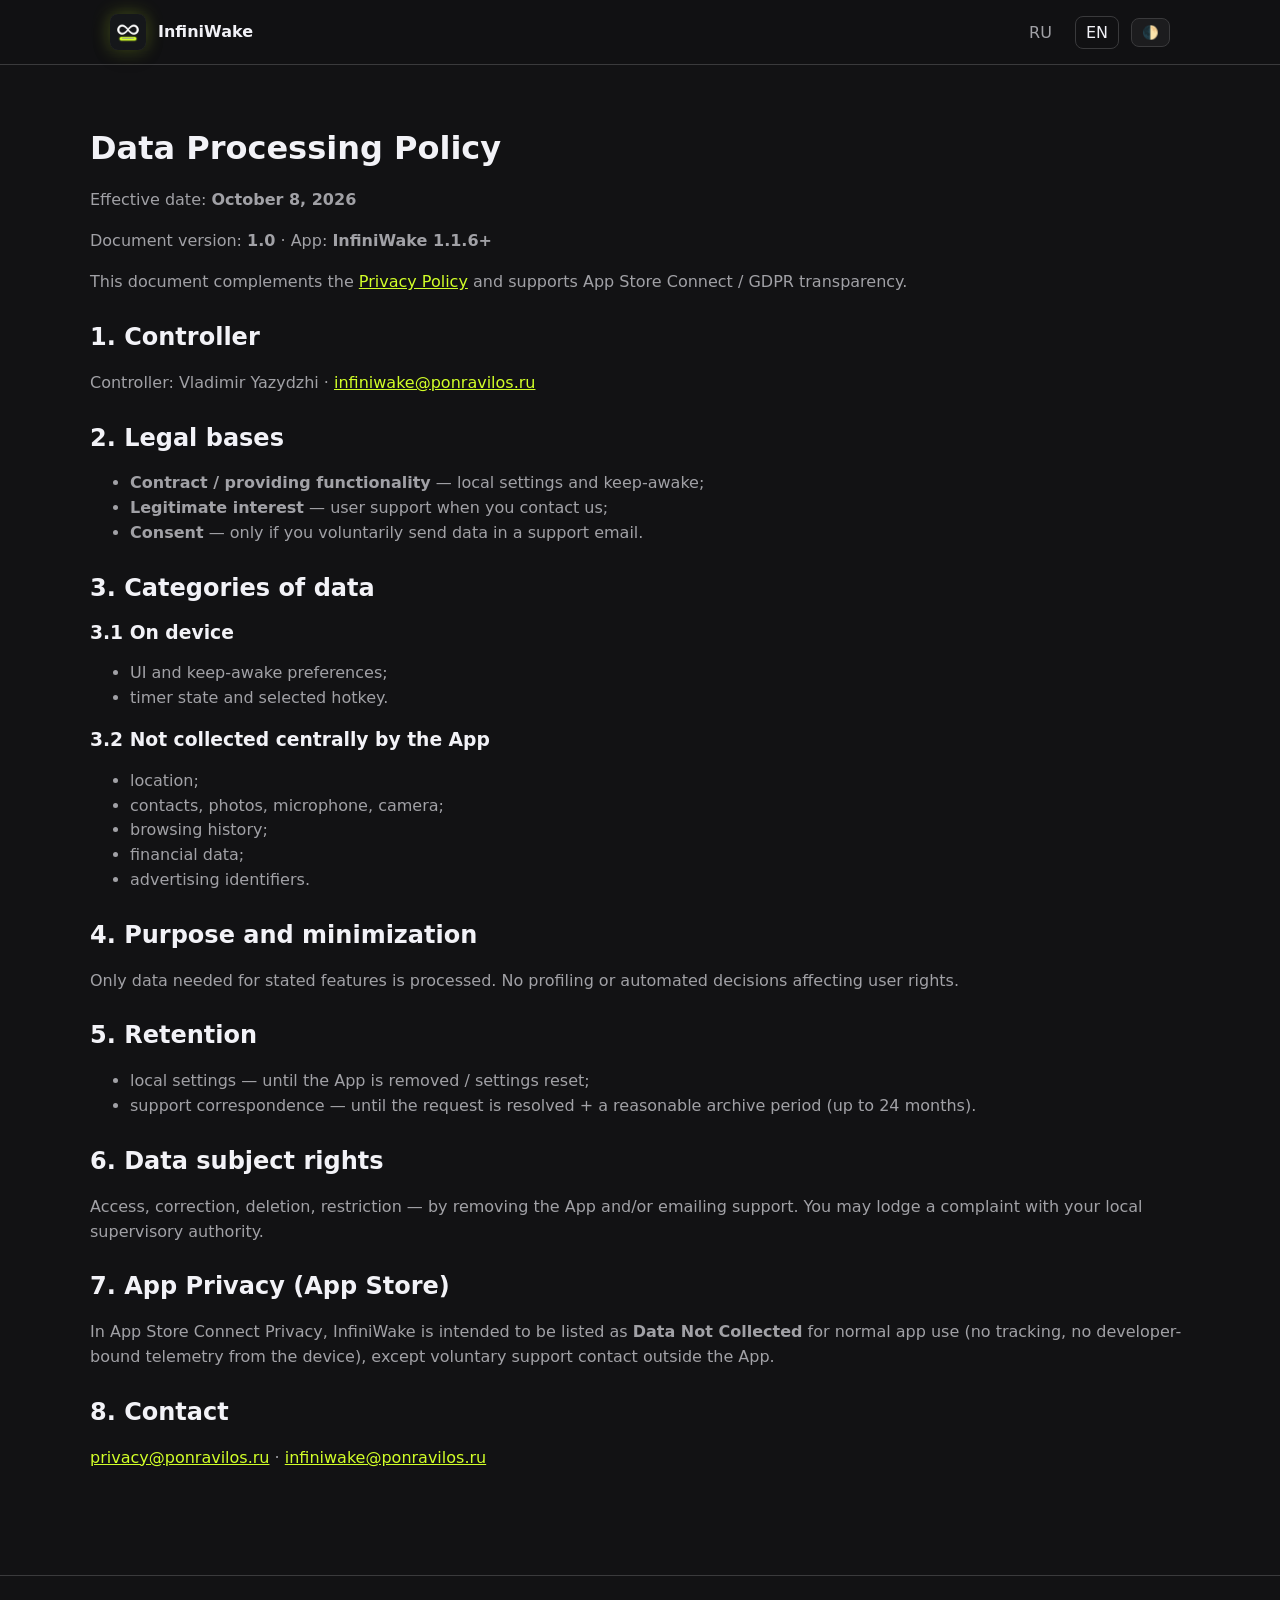
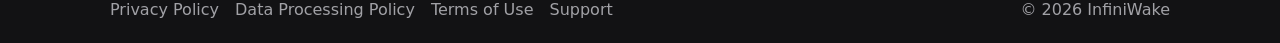
<file: web/en/data.html>
<!doctype html>
<html lang="en" data-theme="dark">
<head>
  <meta charset="utf-8">
  <meta name="viewport" content="width=device-width, initial-scale=1">
  <title>Data Processing Policy — InfiniWake</title>
  <link rel="stylesheet" href="../assets/css/styles.css">
  <link rel="icon" type="image/png" href="../assets/img/favicon.png">
</head>
<body>
  <header class="site-header">
    <div class="container header-inner">
      <a class="brand" href="./index.html">
        <div class="brand-mark" aria-hidden="true"></div>
        <div class="brand-text"><strong>InfiniWake</strong></div>
      </a>
      <nav class="nav">
        <a href="../data.html">RU</a>
        <a href="./data.html" class="active">EN</a>
        <button id="themeToggle" class="theme-toggle" aria-label="Toggle theme">🌓</button>
      </nav>
    </div>
  </header>

  <main class="legal container section">
    <h1>Data Processing Policy</h1>
    <p>Effective date: <strong>October 8, 2026</strong></p>
    <p>Document version: <strong>1.0</strong> · App: <strong>InfiniWake 1.1.6+</strong></p>
    <p>This document complements the <a href="./privacy.html">Privacy Policy</a> and supports App Store Connect / GDPR transparency.</p>

    <h2>1. Controller</h2>
    <p>Controller: Vladimir Yazydzhi · <a href="mailto:infiniwake@ponravilos.ru">infiniwake@ponravilos.ru</a></p>

    <h2>2. Legal bases</h2>
    <ul>
      <li><strong>Contract / providing functionality</strong> — local settings and keep-awake;</li>
      <li><strong>Legitimate interest</strong> — user support when you contact us;</li>
      <li><strong>Consent</strong> — only if you voluntarily send data in a support email.</li>
    </ul>

    <h2>3. Categories of data</h2>
    <h3>3.1 On device</h3>
    <ul>
      <li>UI and keep-awake preferences;</li>
      <li>timer state and selected hotkey.</li>
    </ul>
    <h3>3.2 Not collected centrally by the App</h3>
    <ul>
      <li>location;</li>
      <li>contacts, photos, microphone, camera;</li>
      <li>browsing history;</li>
      <li>financial data;</li>
      <li>advertising identifiers.</li>
    </ul>

    <h2>4. Purpose and minimization</h2>
    <p>Only data needed for stated features is processed. No profiling or automated decisions affecting user rights.</p>

    <h2>5. Retention</h2>
    <ul>
      <li>local settings — until the App is removed / settings reset;</li>
      <li>support correspondence — until the request is resolved + a reasonable archive period (up to 24 months).</li>
    </ul>

    <h2>6. Data subject rights</h2>
    <p>Access, correction, deletion, restriction — by removing the App and/or emailing support. You may lodge a complaint with your local supervisory authority.</p>

    <h2>7. App Privacy (App Store)</h2>
    <p>
      In App Store Connect Privacy, InfiniWake is intended to be listed as
      <strong>Data Not Collected</strong> for normal app use (no tracking, no developer-bound telemetry from the device),
      except voluntary support contact outside the App.
    </p>

    <h2>8. Contact</h2>
    <p><a href="mailto:privacy@ponravilos.ru">privacy@ponravilos.ru</a> · <a href="mailto:infiniwake@ponravilos.ru">infiniwake@ponravilos.ru</a></p>
  </main>

  <footer class="site-footer">
    <div class="container footer-inner">
      <div class="footer-links">
        <a href="./privacy.html">Privacy Policy</a>
        <a href="./data.html">Data Processing Policy</a>
        <a href="./terms.html">Terms of Use</a>
        <a href="./support.html">Support</a>
      </div>
      <div class="footer-meta">© <span id="year"></span> InfiniWake</div>
    </div>
  </footer>
  <script>
    const themeKey = 'infiniwake-theme';
    const root = document.documentElement;
    const saved = localStorage.getItem(themeKey);
    if (saved) root.setAttribute('data-theme', saved);
    document.getElementById('themeToggle').addEventListener('click', () => {
      const next = root.getAttribute('data-theme') === 'dark' ? 'light' : 'dark';
      root.setAttribute('data-theme', next);
      localStorage.setItem(themeKey, next);
    });
    document.getElementById('year').textContent = new Date().getFullYear();
  </script>
</body>
</html>
</file>
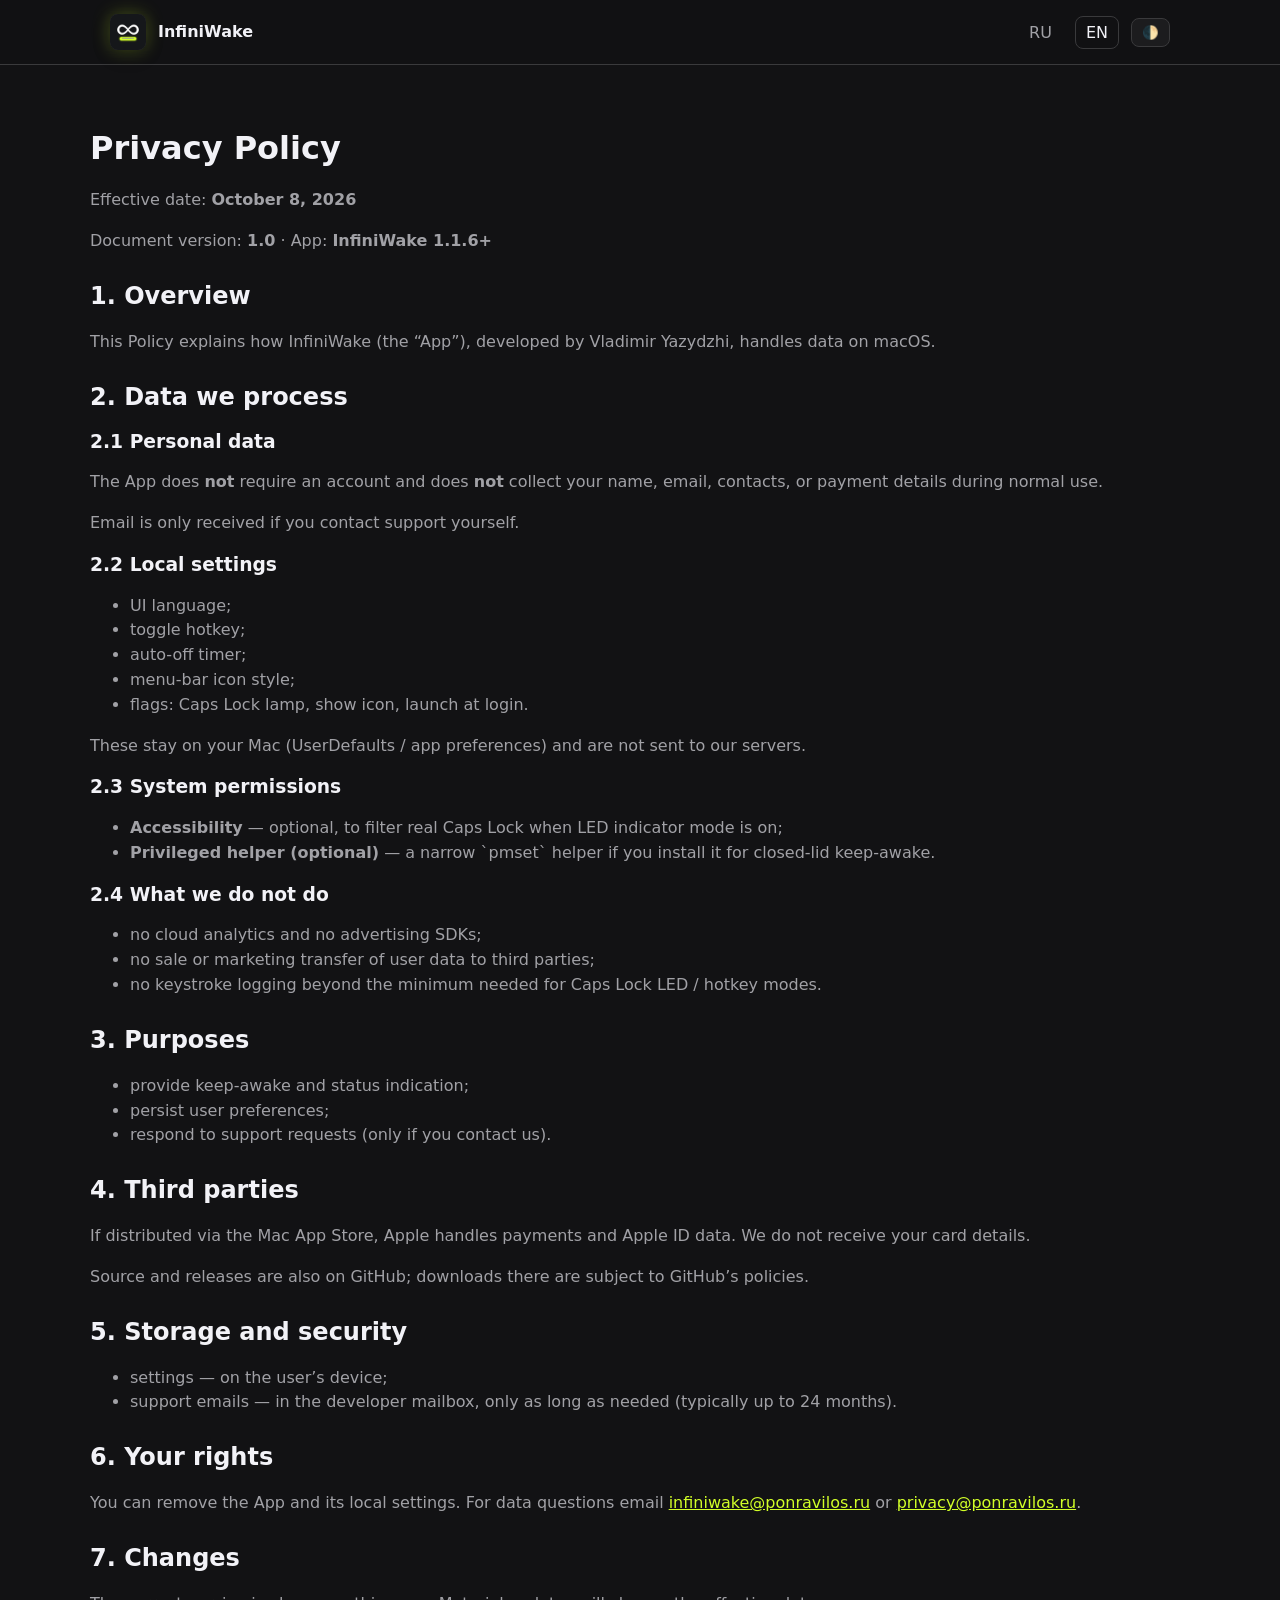
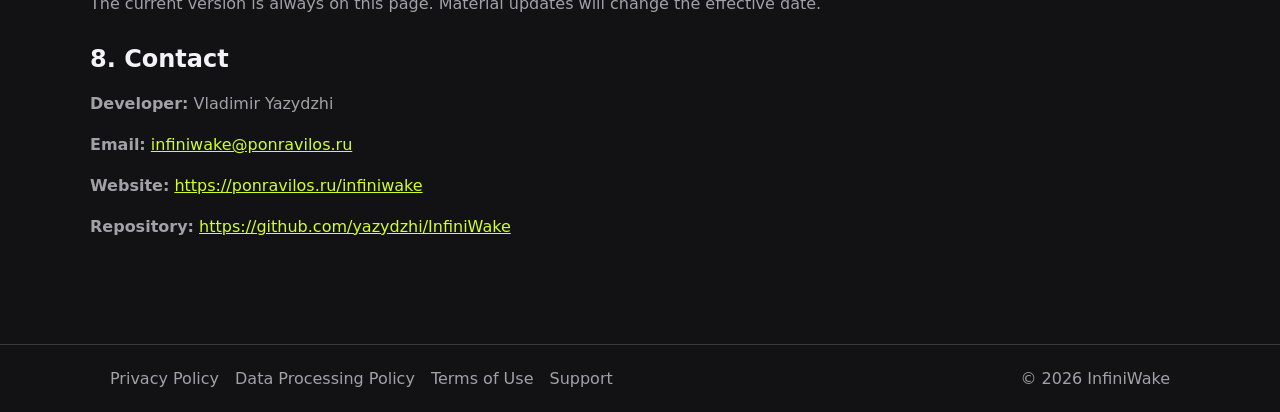
<file: web/en/privacy.html>
<!doctype html>
<html lang="en" data-theme="dark">
<head>
  <meta charset="utf-8">
  <meta name="viewport" content="width=device-width, initial-scale=1">
  <title>Privacy Policy — InfiniWake</title>
  <meta name="description" content="InfiniWake Privacy Policy for Mac App Store listing.">
  <link rel="stylesheet" href="../assets/css/styles.css">
  <link rel="icon" type="image/png" href="../assets/img/favicon.png">
</head>
<body>
  <header class="site-header">
    <div class="container header-inner">
      <a class="brand" href="./index.html">
        <div class="brand-mark" aria-hidden="true"></div>
        <div class="brand-text"><strong>InfiniWake</strong></div>
      </a>
      <nav class="nav">
        <a href="../privacy.html">RU</a>
        <a href="./privacy.html" class="active">EN</a>
        <button id="themeToggle" class="theme-toggle" aria-label="Toggle theme">🌓</button>
      </nav>
    </div>
  </header>

  <main class="legal container section">
    <h1>Privacy Policy</h1>
    <p>Effective date: <strong>October 8, 2026</strong></p>
    <p>Document version: <strong>1.0</strong> · App: <strong>InfiniWake 1.1.6+</strong></p>

    <h2>1. Overview</h2>
    <p>
      This Policy explains how InfiniWake (the “App”), developed by Vladimir Yazydzhi,
      handles data on macOS.
    </p>

    <h2>2. Data we process</h2>
    <h3>2.1 Personal data</h3>
    <p>The App does <strong>not</strong> require an account and does <strong>not</strong> collect your name, email, contacts, or payment details during normal use.</p>
    <p>Email is only received if you contact support yourself.</p>

    <h3>2.2 Local settings</h3>
    <ul>
      <li>UI language;</li>
      <li>toggle hotkey;</li>
      <li>auto-off timer;</li>
      <li>menu-bar icon style;</li>
      <li>flags: Caps Lock lamp, show icon, launch at login.</li>
    </ul>
    <p>These stay on your Mac (UserDefaults / app preferences) and are not sent to our servers.</p>

    <h3>2.3 System permissions</h3>
    <ul>
      <li><strong>Accessibility</strong> — optional, to filter real Caps Lock when LED indicator mode is on;</li>
      <li><strong>Privileged helper (optional)</strong> — a narrow `pmset` helper if you install it for closed-lid keep-awake.</li>
    </ul>

    <h3>2.4 What we do not do</h3>
    <ul>
      <li>no cloud analytics and no advertising SDKs;</li>
      <li>no sale or marketing transfer of user data to third parties;</li>
      <li>no keystroke logging beyond the minimum needed for Caps Lock LED / hotkey modes.</li>
    </ul>

    <h2>3. Purposes</h2>
    <ul>
      <li>provide keep-awake and status indication;</li>
      <li>persist user preferences;</li>
      <li>respond to support requests (only if you contact us).</li>
    </ul>

    <h2>4. Third parties</h2>
    <p>If distributed via the Mac App Store, Apple handles payments and Apple ID data. We do not receive your card details.</p>
    <p>Source and releases are also on GitHub; downloads there are subject to GitHub’s policies.</p>

    <h2>5. Storage and security</h2>
    <ul>
      <li>settings — on the user’s device;</li>
      <li>support emails — in the developer mailbox, only as long as needed (typically up to 24 months).</li>
    </ul>

    <h2>6. Your rights</h2>
    <p>
      You can remove the App and its local settings. For data questions email
      <a href="mailto:infiniwake@ponravilos.ru">infiniwake@ponravilos.ru</a>
      or <a href="mailto:privacy@ponravilos.ru">privacy@ponravilos.ru</a>.
    </p>

    <h2>7. Changes</h2>
    <p>The current version is always on this page. Material updates will change the effective date.</p>

    <h2>8. Contact</h2>
    <p><strong>Developer:</strong> Vladimir Yazydzhi</p>
    <p><strong>Email:</strong> <a href="mailto:infiniwake@ponravilos.ru">infiniwake@ponravilos.ru</a></p>
    <p><strong>Website:</strong> <a href="https://ponravilos.ru/infiniwake">https://ponravilos.ru/infiniwake</a></p>
    <p><strong>Repository:</strong> <a href="https://github.com/yazydzhi/InfiniWake">https://github.com/yazydzhi/InfiniWake</a></p>
  </main>

  <footer class="site-footer">
    <div class="container footer-inner">
      <div class="footer-links">
        <a href="./privacy.html">Privacy Policy</a>
        <a href="./data.html">Data Processing Policy</a>
        <a href="./terms.html">Terms of Use</a>
        <a href="./support.html">Support</a>
      </div>
      <div class="footer-meta">© <span id="year"></span> InfiniWake</div>
    </div>
  </footer>
  <script>
    const themeKey = 'infiniwake-theme';
    const root = document.documentElement;
    const saved = localStorage.getItem(themeKey);
    if (saved) root.setAttribute('data-theme', saved);
    document.getElementById('themeToggle').addEventListener('click', () => {
      const next = root.getAttribute('data-theme') === 'dark' ? 'light' : 'dark';
      root.setAttribute('data-theme', next);
      localStorage.setItem(themeKey, next);
    });
    document.getElementById('year').textContent = new Date().getFullYear();
  </script>
</body>
</html>
</file>
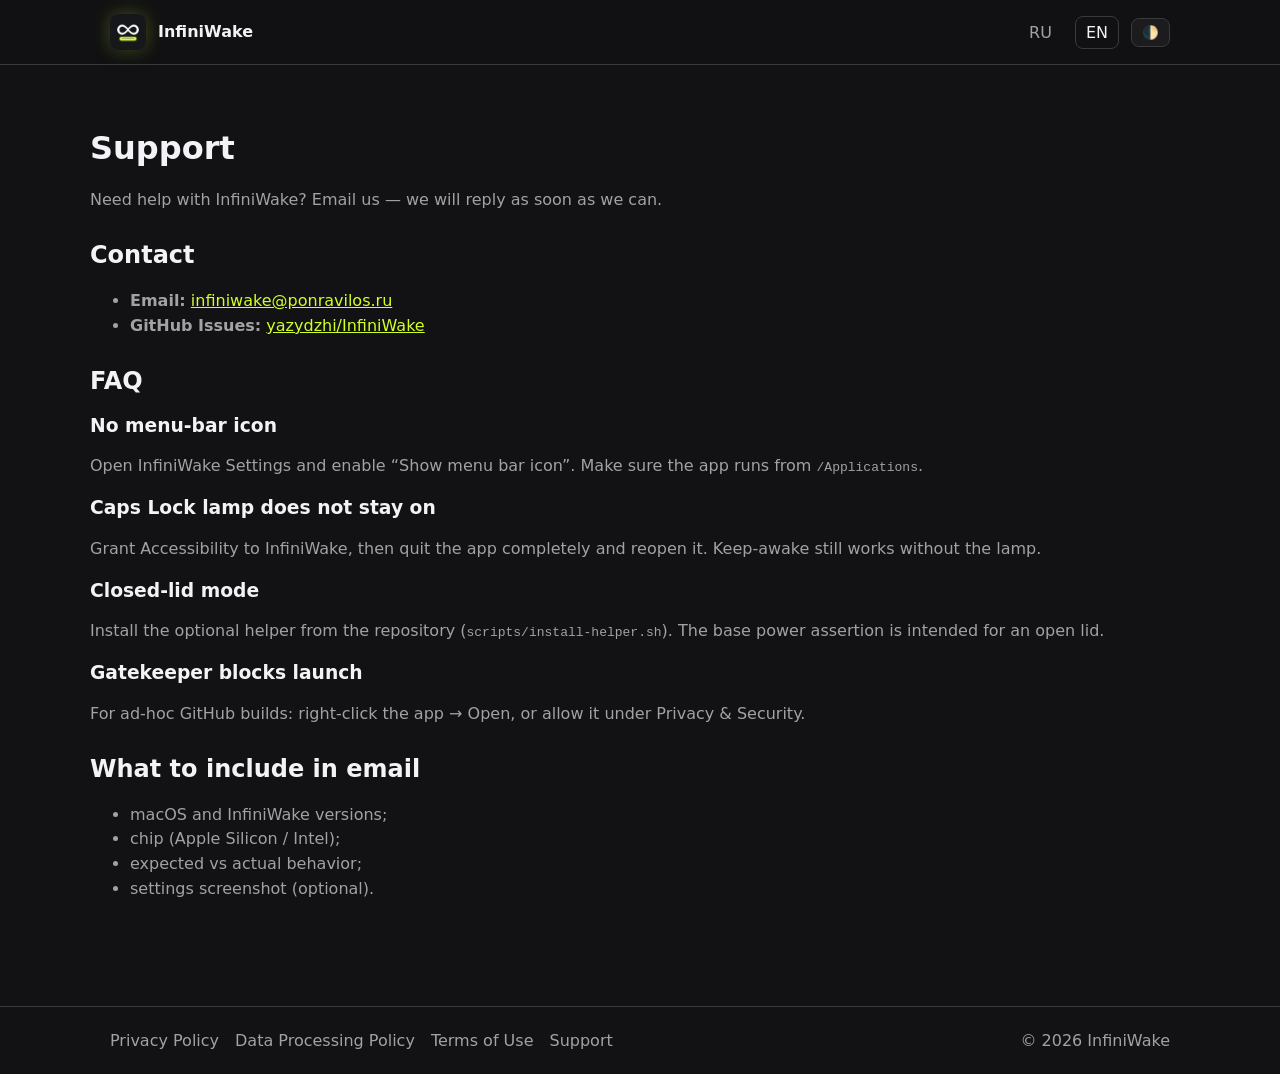
<file: web/en/support.html>
<!doctype html>
<html lang="en" data-theme="dark">
<head>
  <meta charset="utf-8">
  <meta name="viewport" content="width=device-width, initial-scale=1">
  <title>Support — InfiniWake</title>
  <meta name="description" content="InfiniWake support contacts and FAQ for Mac App Store / DMG users.">
  <link rel="stylesheet" href="../assets/css/styles.css">
  <link rel="icon" type="image/png" href="../assets/img/favicon.png">
</head>
<body>
  <header class="site-header">
    <div class="container header-inner">
      <a class="brand" href="./index.html">
        <div class="brand-mark" aria-hidden="true"></div>
        <div class="brand-text"><strong>InfiniWake</strong></div>
      </a>
      <nav class="nav">
        <a href="../support.html">RU</a>
        <a href="./support.html" class="active">EN</a>
        <button id="themeToggle" class="theme-toggle" aria-label="Toggle theme">🌓</button>
      </nav>
    </div>
  </header>

  <main class="legal container section">
    <h1>Support</h1>
    <p>Need help with InfiniWake? Email us — we will reply as soon as we can.</p>

    <h2>Contact</h2>
    <ul>
      <li><strong>Email:</strong> <a href="mailto:infiniwake@ponravilos.ru">infiniwake@ponravilos.ru</a></li>
      <li><strong>GitHub Issues:</strong> <a href="https://github.com/yazydzhi/InfiniWake/issues">yazydzhi/InfiniWake</a></li>
    </ul>

    <h2>FAQ</h2>
    <h3>No menu-bar icon</h3>
    <p>Open InfiniWake Settings and enable “Show menu bar icon”. Make sure the app runs from <code>/Applications</code>.</p>

    <h3>Caps Lock lamp does not stay on</h3>
    <p>Grant Accessibility to InfiniWake, then quit the app completely and reopen it. Keep-awake still works without the lamp.</p>

    <h3>Closed-lid mode</h3>
    <p>Install the optional helper from the repository (<code>scripts/install-helper.sh</code>). The base power assertion is intended for an open lid.</p>

    <h3>Gatekeeper blocks launch</h3>
    <p>For ad-hoc GitHub builds: right-click the app → Open, or allow it under Privacy &amp; Security.</p>

    <h2>What to include in email</h2>
    <ul>
      <li>macOS and InfiniWake versions;</li>
      <li>chip (Apple Silicon / Intel);</li>
      <li>expected vs actual behavior;</li>
      <li>settings screenshot (optional).</li>
    </ul>
  </main>

  <footer class="site-footer">
    <div class="container footer-inner">
      <div class="footer-links">
        <a href="./privacy.html">Privacy Policy</a>
        <a href="./data.html">Data Processing Policy</a>
        <a href="./terms.html">Terms of Use</a>
        <a href="./support.html">Support</a>
      </div>
      <div class="footer-meta">© <span id="year"></span> InfiniWake</div>
    </div>
  </footer>
  <script>
    const themeKey = 'infiniwake-theme';
    const root = document.documentElement;
    const saved = localStorage.getItem(themeKey);
    if (saved) root.setAttribute('data-theme', saved);
    document.getElementById('themeToggle').addEventListener('click', () => {
      const next = root.getAttribute('data-theme') === 'dark' ? 'light' : 'dark';
      root.setAttribute('data-theme', next);
      localStorage.setItem(themeKey, next);
    });
    document.getElementById('year').textContent = new Date().getFullYear();
  </script>
</body>
</html>
</file>
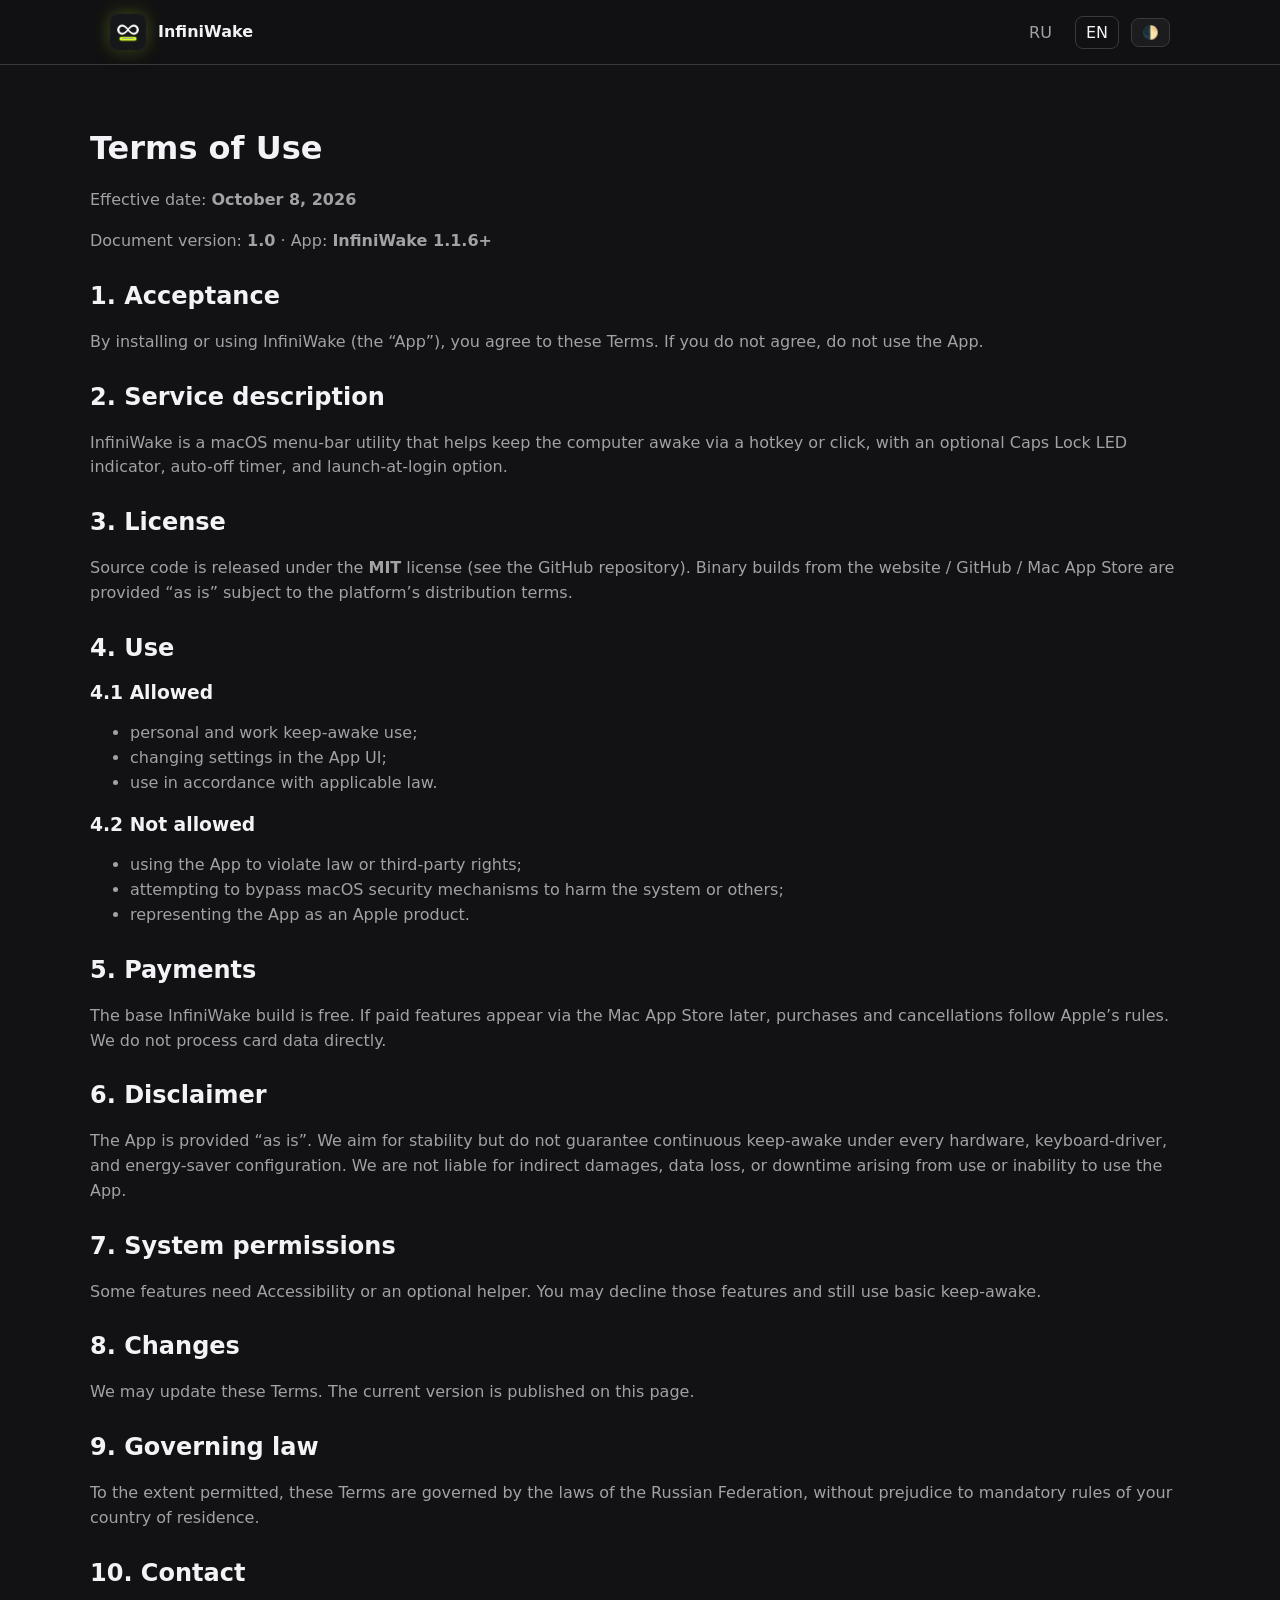
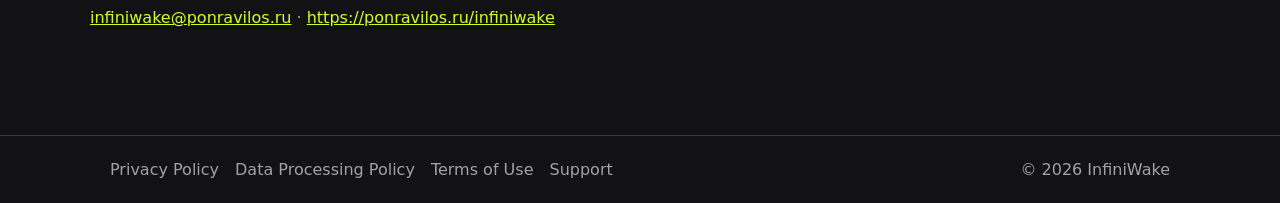
<file: web/en/terms.html>
<!doctype html>
<html lang="en" data-theme="dark">
<head>
  <meta charset="utf-8">
  <meta name="viewport" content="width=device-width, initial-scale=1">
  <title>Terms of Use — InfiniWake</title>
  <link rel="stylesheet" href="../assets/css/styles.css">
  <link rel="icon" type="image/png" href="../assets/img/favicon.png">
</head>
<body>
  <header class="site-header">
    <div class="container header-inner">
      <a class="brand" href="./index.html">
        <div class="brand-mark" aria-hidden="true"></div>
        <div class="brand-text"><strong>InfiniWake</strong></div>
      </a>
      <nav class="nav">
        <a href="../terms.html">RU</a>
        <a href="./terms.html" class="active">EN</a>
        <button id="themeToggle" class="theme-toggle" aria-label="Toggle theme">🌓</button>
      </nav>
    </div>
  </header>

  <main class="legal container section">
    <h1>Terms of Use</h1>
    <p>Effective date: <strong>October 8, 2026</strong></p>
    <p>Document version: <strong>1.0</strong> · App: <strong>InfiniWake 1.1.6+</strong></p>

    <h2>1. Acceptance</h2>
    <p>By installing or using InfiniWake (the “App”), you agree to these Terms. If you do not agree, do not use the App.</p>

    <h2>2. Service description</h2>
    <p>
      InfiniWake is a macOS menu-bar utility that helps keep the computer awake via a hotkey or click,
      with an optional Caps Lock LED indicator, auto-off timer, and launch-at-login option.
    </p>

    <h2>3. License</h2>
    <p>
      Source code is released under the <strong>MIT</strong> license (see the GitHub repository).
      Binary builds from the website / GitHub / Mac App Store are provided “as is” subject to the platform’s distribution terms.
    </p>

    <h2>4. Use</h2>
    <h3>4.1 Allowed</h3>
    <ul>
      <li>personal and work keep-awake use;</li>
      <li>changing settings in the App UI;</li>
      <li>use in accordance with applicable law.</li>
    </ul>
    <h3>4.2 Not allowed</h3>
    <ul>
      <li>using the App to violate law or third-party rights;</li>
      <li>attempting to bypass macOS security mechanisms to harm the system or others;</li>
      <li>representing the App as an Apple product.</li>
    </ul>

    <h2>5. Payments</h2>
    <p>
      The base InfiniWake build is free. If paid features appear via the Mac App Store later,
      purchases and cancellations follow Apple’s rules. We do not process card data directly.
    </p>

    <h2>6. Disclaimer</h2>
    <p>
      The App is provided “as is”. We aim for stability but do not guarantee continuous keep-awake
      under every hardware, keyboard-driver, and energy-saver configuration. We are not liable for
      indirect damages, data loss, or downtime arising from use or inability to use the App.
    </p>

    <h2>7. System permissions</h2>
    <p>
      Some features need Accessibility or an optional helper. You may decline those features and still use basic keep-awake.
    </p>

    <h2>8. Changes</h2>
    <p>We may update these Terms. The current version is published on this page.</p>

    <h2>9. Governing law</h2>
    <p>To the extent permitted, these Terms are governed by the laws of the Russian Federation, without prejudice to mandatory rules of your country of residence.</p>

    <h2>10. Contact</h2>
    <p><a href="mailto:infiniwake@ponravilos.ru">infiniwake@ponravilos.ru</a> ·
      <a href="https://ponravilos.ru/infiniwake">https://ponravilos.ru/infiniwake</a></p>
  </main>

  <footer class="site-footer">
    <div class="container footer-inner">
      <div class="footer-links">
        <a href="./privacy.html">Privacy Policy</a>
        <a href="./data.html">Data Processing Policy</a>
        <a href="./terms.html">Terms of Use</a>
        <a href="./support.html">Support</a>
      </div>
      <div class="footer-meta">© <span id="year"></span> InfiniWake</div>
    </div>
  </footer>
  <script>
    const themeKey = 'infiniwake-theme';
    const root = document.documentElement;
    const saved = localStorage.getItem(themeKey);
    if (saved) root.setAttribute('data-theme', saved);
    document.getElementById('themeToggle').addEventListener('click', () => {
      const next = root.getAttribute('data-theme') === 'dark' ? 'light' : 'dark';
      root.setAttribute('data-theme', next);
      localStorage.setItem(themeKey, next);
    });
    document.getElementById('year').textContent = new Date().getFullYear();
  </script>
</body>
</html>
</file>
<file: web/assets/css/styles.css>
:root {
  --bg-light: #F4F5F7;
  --bg-dark: #121214;
  --card-light: #FFFFFF;
  --card-dark: #1C1C1E;
  --text-light: #1C1C1E;
  --text-dark: #F2F2F7;
  --text2-light: #6B6B70;
  --text2-dark: #A1A1A6;
  --sep-light: #E5E5EA;
  --sep-dark: #3A3A3C;
  --accent: #D2FF28;
  --accent-dim: #A8CC14;
  --accent-glow: rgba(210, 255, 40, 0.28);
}

[data-theme="light"] {
  --bg: var(--bg-light);
  --card: var(--card-light);
  --text: var(--text-light);
  --text2: var(--text2-light);
  --sep: var(--sep-light);
}

[data-theme="dark"] {
  --bg: var(--bg-dark);
  --card: var(--card-dark);
  --text: var(--text-dark);
  --text2: var(--text2-dark);
  --sep: var(--sep-dark);
}

* { box-sizing: border-box; }
html, body { height: 100%; }
body {
  margin: 0;
  font-family: ui-rounded, system-ui, -apple-system, Segoe UI, Roboto, Ubuntu, Cantarell, Noto Sans, Helvetica Neue, Arial, sans-serif;
  background: var(--bg);
  color: var(--text);
  -webkit-font-smoothing: antialiased;
  -moz-osx-font-smoothing: grayscale;
}

.container { max-width: 1100px; margin: 0 auto; padding: 0 20px; }
.section { padding: 64px 0; }
.muted { color: var(--text2); }

.site-header {
  position: sticky;
  top: 0;
  z-index: 10;
  backdrop-filter: saturate(120%) blur(8px);
  background: color-mix(in srgb, var(--bg) 82%, transparent);
  border-bottom: 1px solid var(--sep);
}
.header-inner {
  display: flex;
  align-items: center;
  justify-content: space-between;
  height: 64px;
}
.brand {
  display: flex;
  align-items: center;
  gap: 12px;
  text-decoration: none;
  color: inherit;
}
.brand-mark {
  width: 36px;
  height: 36px;
  border-radius: 8px;
  background: #121214;
  box-shadow: inset 0 0 0 1px var(--sep), 0 6px 20px rgba(0, 0, 0, 0.12), 0 0 18px var(--accent-glow);
  overflow: hidden;
}
.brand-mark::before {
  content: "";
  display: block;
  width: 100%;
  height: 100%;
  background: url('../img/apple-touch-icon.png') center / cover;
}
.brand-text { display: flex; flex-direction: column; line-height: 1.1; font-size: 14px; }
.brand-text strong { font-size: 16px; }
.brand-text span { color: var(--text2); font-size: 12px; }

.nav { display: flex; align-items: center; gap: 12px; }
.nav a {
  color: var(--text2);
  text-decoration: none;
  padding: 6px 10px;
  border-radius: 8px;
  border: 1px solid transparent;
}
.nav a.active { color: var(--text); border-color: var(--sep); }
.theme-toggle {
  background: var(--card);
  border: 1px solid var(--sep);
  color: var(--text);
  padding: 6px 10px;
  border-radius: 8px;
  cursor: pointer;
}

.hero { padding: 64px 0 24px; }
.hero-inner {
  display: grid;
  grid-template-columns: 1.15fr 0.85fr;
  align-items: center;
  gap: 36px;
}
.hero h1 {
  font-size: clamp(1.8rem, 3.2vw, 2.6rem);
  line-height: 1.15;
  margin: 0 0 16px;
  letter-spacing: -0.02em;
}
.hero .lead { color: var(--text2); font-size: 1.05rem; line-height: 1.55; margin: 0; }
.cta-row { display: flex; flex-wrap: wrap; gap: 12px; margin-top: 24px; }

.btn {
  display: inline-block;
  padding: 12px 16px;
  border-radius: 12px;
  text-decoration: none;
  border: 1px solid var(--sep);
  color: var(--text);
  background: var(--card);
  transition: transform 0.2s ease, box-shadow 0.2s ease;
}
.btn:hover { transform: translateY(-1px); }
.btn-primary {
  border: none;
  color: #121214;
  background: var(--accent);
  font-weight: 600;
  box-shadow: 0 8px 24px var(--accent-glow);
}
.btn-primary:hover { box-shadow: 0 12px 28px var(--accent-glow); }
.btn-secondary { background: var(--card); }
.btn-lg { padding: 14px 18px; border-radius: 14px; font-weight: 600; }

.hero-visual {
  display: flex;
  align-items: center;
  justify-content: center;
}
.app-preview {
  width: min(100%, 360px);
  background: var(--card);
  border: 1px solid var(--sep);
  border-radius: 24px;
  padding: 28px 24px 24px;
  box-shadow: 0 20px 48px rgba(0, 0, 0, 0.14), 0 0 40px var(--accent-glow);
}
.menubar-mock {
  display: flex;
  align-items: center;
  justify-content: space-between;
  gap: 12px;
  background: #1C1C1E;
  color: #F2F2F7;
  border-radius: 10px;
  padding: 8px 12px;
  font-size: 12px;
  margin-bottom: 22px;
}
.menubar-mock .status {
  display: inline-flex;
  align-items: center;
  gap: 8px;
  font-variant-numeric: tabular-nums;
}
.lamp-pill {
  width: 22px;
  height: 8px;
  border-radius: 999px;
  background: var(--accent);
  box-shadow: 0 0 10px var(--accent-glow);
}
.preview-icon {
  display: block;
  width: 160px;
  height: 160px;
  margin: 0 auto 18px;
  border-radius: 36px;
  box-shadow: 0 12px 32px rgba(0, 0, 0, 0.25);
}
.preview-caption {
  text-align: center;
  color: var(--text2);
  font-size: 14px;
  margin: 0;
}

.features .feature-grid {
  display: grid;
  grid-template-columns: repeat(4, 1fr);
  gap: 16px;
  margin-top: 20px;
}
.feature {
  background: var(--card);
  border: 1px solid var(--sep);
  border-radius: 14px;
  padding: 18px;
  box-shadow: 0 4px 16px rgba(0, 0, 0, 0.05);
  transition: transform 0.2s ease, box-shadow 0.2s ease;
}
.feature:hover {
  transform: translateY(-2px);
  box-shadow: 0 8px 24px rgba(0, 0, 0, 0.08), 0 0 24px var(--accent-glow);
}
.feature-icon { font-size: 22px; margin-bottom: 8px; }
.feature h3 { margin: 0 0 8px; font-size: 1.05rem; }
.feature p { margin: 0; color: var(--text2); font-size: 0.95rem; line-height: 1.45; }

.permissions {
  background: color-mix(in srgb, var(--card) 70%, var(--bg));
  border-top: 1px solid var(--sep);
  border-bottom: 1px solid var(--sep);
}
.perm-grid {
  display: grid;
  grid-template-columns: repeat(3, 1fr);
  gap: 16px;
  margin-top: 20px;
}
.perm-card {
  background: var(--card);
  border: 1px solid var(--sep);
  border-radius: 14px;
  padding: 18px;
}
.perm-card h3 { margin: 0 0 8px; }
.perm-card p { margin: 0; color: var(--text2); }

.download { text-align: center; }
.download .muted { margin-bottom: 18px; }

.site-footer {
  border-top: 1px solid var(--sep);
  padding: 24px 0;
  margin-top: 24px;
}
.footer-inner {
  display: flex;
  align-items: center;
  justify-content: space-between;
  gap: 16px;
  flex-wrap: wrap;
}
.footer-links { display: flex; gap: 16px; flex-wrap: wrap; }
.footer-links a { color: var(--text2); text-decoration: none; }
.footer-meta { color: var(--text2); }
.footer-meta a { color: var(--accent-dim); text-decoration: none; }
[data-theme="dark"] .footer-meta a { color: var(--accent); }

.legal h1 { margin-top: 0; }
.legal h2 { margin-top: 28px; }
.legal h3 { margin-top: 18px; }
.legal p, .legal li { color: var(--text2); line-height: 1.55; }
.legal a { color: var(--accent-dim); }
[data-theme="dark"] .legal a { color: var(--accent); }

@media (max-width: 900px) {
  .hero-inner { grid-template-columns: 1fr; }
  .hero-visual { order: -1; }
  .features .feature-grid,
  .perm-grid { grid-template-columns: 1fr 1fr; }
}

@media (max-width: 600px) {
  .features .feature-grid,
  .perm-grid { grid-template-columns: 1fr; }
}
</file>
